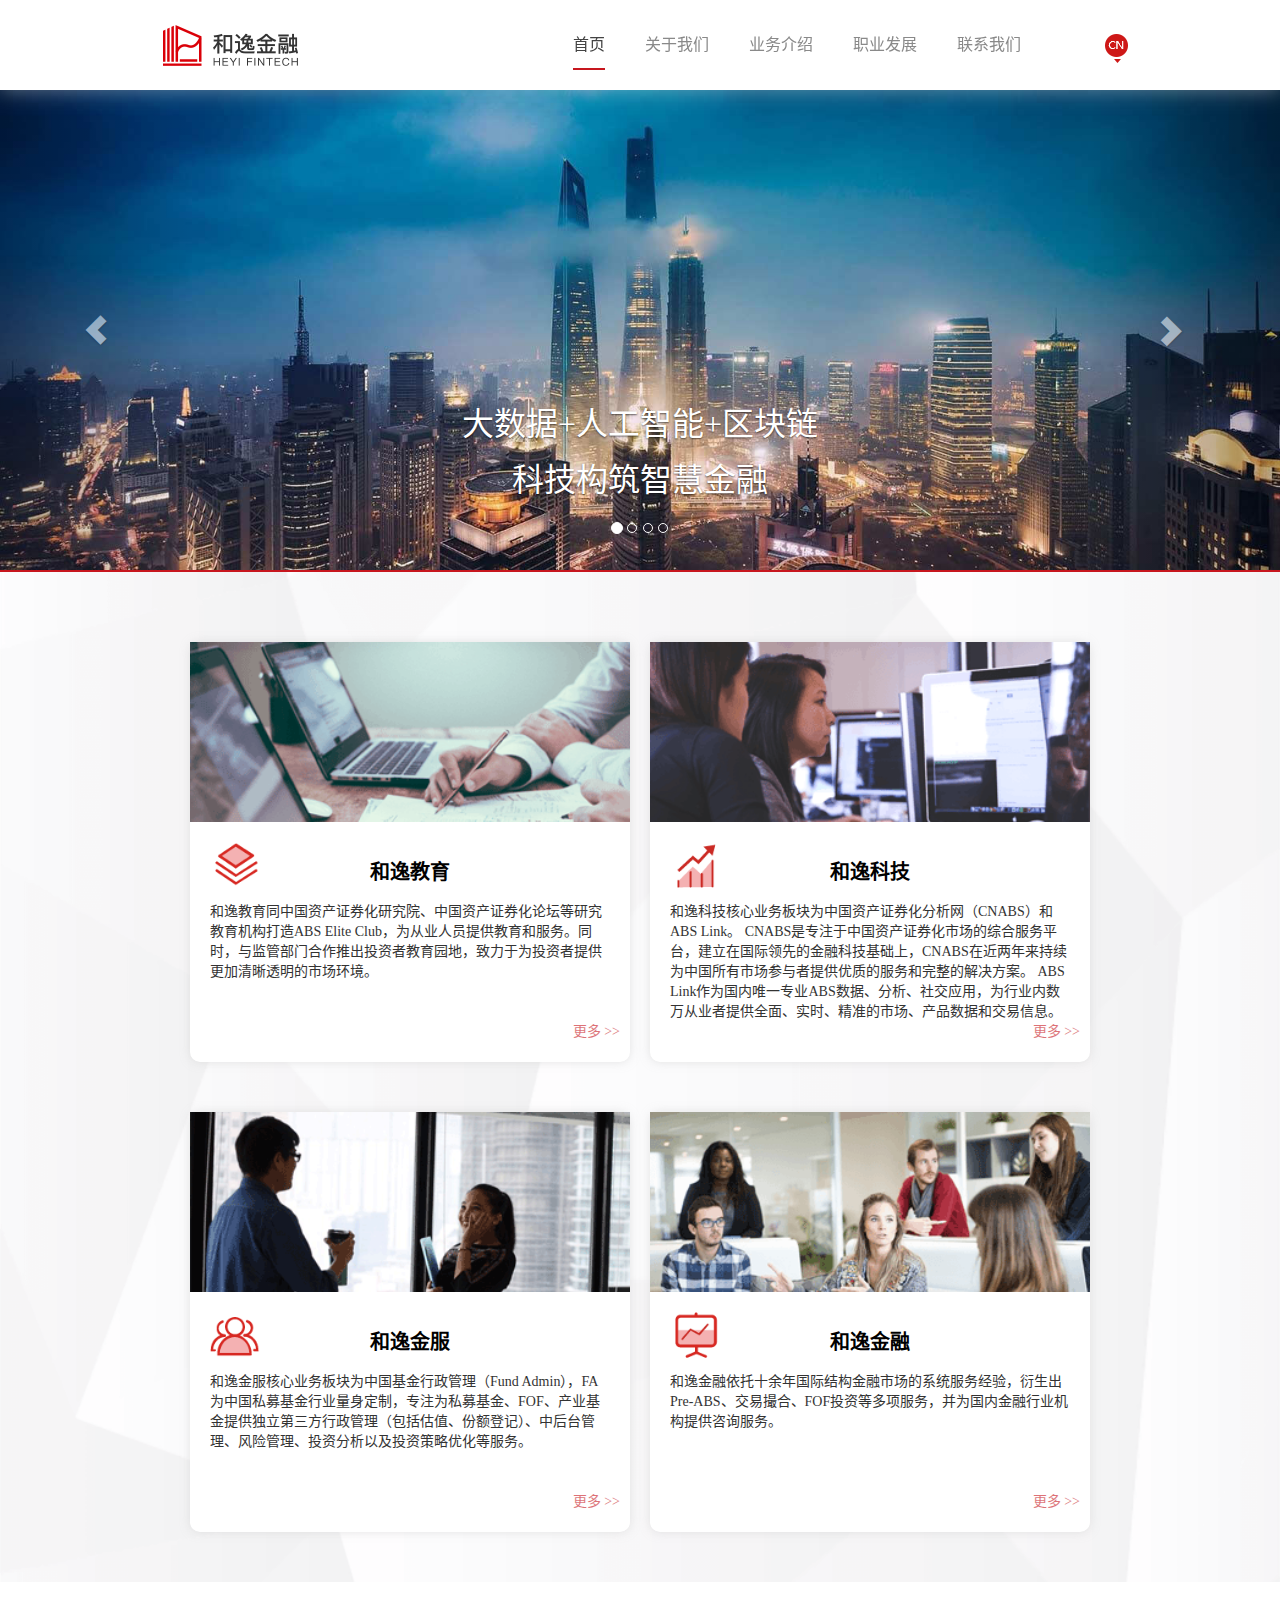
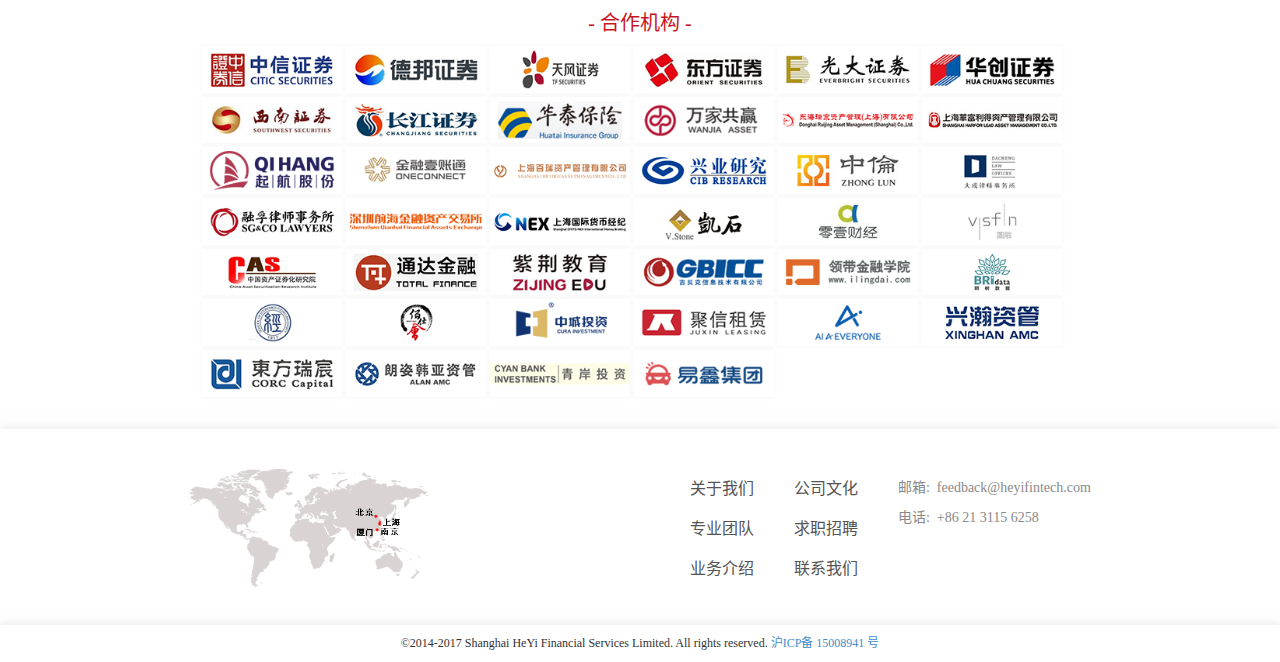
<file: index.html>
<!DOCTYPE html>
<html lang="zh-CN">
  <head>
    <meta charset="utf-8">
    <meta http-equiv="X-UA-Compatible" content="IE=edge">
    <meta name="viewport" content="width=device-width, initial-scale=1">
    <meta name="description" content="和逸金融，是以科技金融为主导的公司，主要业务板块包括中国资产证券化、基金服务、金融科技以及辅助这三大业务板块成立的中国资产证券化研究院。" />
    <meta name="keywords" content="和逸,科技,牌照,金融" />
    <meta name="author" content="HeYi"> 
    <title>上海和逸金融信息服务有限公司-首页</title>
    <!-- 框架 -->
    <link href="css/bootstrap.min.css" rel="stylesheet">
    <!-- 样式清理 -->
    <link href="css/normalize.css" rel="stylesheet">
    <!-- 通用页面样式 -->
    <link href="css/main.css" rel="stylesheet">
    <!-- 首页样式 -->
    <link href="css/index.css" rel="stylesheet">
    <!-- HTML5兼容性处理 -->
    <!-- Respond.js响应式设计>
    <!--[if lt IE 9]>
      <script src="https://oss.maxcdn.com/html5shiv/3.7.3/html5shiv.min.js"></script>
      <script src="https://oss.maxcdn.com/respond/1.4.2/respond.min.js"></script>
    <![endif]-->
    <!-- Favicons网站图标 -->
    <link rel="shortcut icon" href="img/favicon.ico"/>
    <link rel="bookmark" href="img/favicon.ico" type="image/x-icon"/>
  </head>
  <body>
    <!-- 移动端导航 -->
    <div class="mask"></div>
    <div class="sidebar">
      <ul>
        <li><a href="index.html">首页</a></li>
        <li><a href="aboutus.html">关于我们</a></li>
        <li><a href="team.html">专业团队</a></li>
        <li><a href="lilun.html">理论</a></li>
		<li><a href="adviser.html">专业顾问</a></li>
        <li><a href="culture.html">公司文化</a></li>
        <li><a href="job.html">求职招聘</a></li>
        <li><a href="contactus.html">联系我们</a></li>
        <li><a href="product.html">资产证券化</a></li>
        <li><a href="product-2.html">基金服务</a></li>
        <li><a href="product-3.html">金融科技</a></li>
      </ul>
    </div>
    <!-- header顶部导航 -->
    <header>
      <div class="header-container">
        <div class="nav-box">
          <!-- logo -->
          <div class="nav-left">
            <a id="logo_top" href="#"></a>
          </div>
          <!-- memu选项 -->
          <div class="nav-mid">
            <div id="lang">
              <a href="#"></a>
            </div>
            <ul class="navbar-nav">
              <li><a class="active" href="index.html">首页</a></li>
              <li><a class="" href="aboutus.html">关于我们</a></li>
              <li><a class="" href="product.html">业务介绍</a></li>
              <li><a class="" href="culture.html">职业发展</a></li>
              <li><a class="" href="contactus.html">联系我们</a></li>
            </ul>            
          </div>
          <!-- 响应式菜单 -->
          <div class="nav-mobile-menu">
              <span class="sidebar_trigger"></span>
          </div>
        </div>
      </div>
    </header>
    <!-- banner轮播组件 -->
    <div class="banner">
      <div id="carousel-example-generic" class="carousel slide" data-ride="carousel" data-interval="5000">
        <!-- 序号组件 -->
        <ol class="carousel-indicators">
          <li data-target="#carousel-example-generic" data-slide-to="0" class="active"></li>
          <li data-target="#carousel-example-generic" data-slide-to="1"></li>
          <li data-target="#carousel-example-generic" data-slide-to="2"></li>
		      <li data-target="#carousel-example-generic" data-slide-to="3"></li>
        </ol>
        <!-- 图片组件 -->
        <div class="carousel-inner" role="listbox">
          <div class="item active">
            <img src="img/Shanghai.jpg" alt="1 slide">
            <div class="carousel-caption">
              <h1>大数据+人工智能+区块链</h1>
              <h1>科技构筑智慧金融</h1>
            </div>
          </div>
          <div class="item">
            <img src="img/Newyork.jpg" alt="2 slide">
            <div class="carousel-caption">
              <h1>科技+平台+服务</h1>
              <h1>全面打造资产证券化生态圈</h1>
            </div>
          </div>
          <div class="item">
            <img src="img/Tokyo.jpg" alt="3 slide">
            <div class="carousel-caption">
              <h1>安全+合规+高效</h1>
              <h1>专业服务基金行政管理</h1>
            </div>
          </div>
		      <div class="item">
            <img src="img/landscape.jpg" alt="4 slide">
            <div class="carousel-caption">
              <h1>发行+投资+咨询</h1>
              <h1>多维开展创新金融业务</h1>
            </div>
          </div>
        </div>
        <!-- 进退按钮 -->
        <a class="left carousel-control" href="#carousel-example-generic" role="button" data-slide="prev">
          <span class="glyphicon glyphicon-chevron-left" aria-hidden="true"></span>
          <span class="sr-only">Previous</span>
        </a>
        <a class="right carousel-control" href="#carousel-example-generic" role="button" data-slide="next">
          <span class="glyphicon glyphicon-chevron-right" aria-hidden="true"></span>
          <span class="sr-only">Next</span>
        </a>
      </div>
    </div>
    <!-- feature1内容 -->
    <div class="feature clearfix">
        <div class="feature-content">
            <div class="feature-image"">
                <a href="product.html"><img src="img/project-image.png" alt="和逸教育"></a>
            </div>
            <div class="feature-text">
                <div class="feature-text-top">
                    <span class="feature-icon-project"></span>
                    <a class="feature-title">和逸教育</a>
                </div>
                <p>和逸教育同中国资产证券化研究院、中国资产证券化论坛等研究教育机构打造ABS Elite Club，为从业人员提供教育和服务。同时，与监管部门合作推出投资者教育园地，致力于为投资者提供更加清晰透明的市场环境。</p>                             
            </div>
            <a class="feature-more" href="product.html">更多 >></a>
        </div>
        <div class="feature-content">
            <div class="feature-image"">
                <a href="product-2.html"><img src="img/team-image.png" alt="和逸科技"></a>
            </div>
            <div class="feature-text">
                <div class="feature-text-top">
                    <span class="feature-icon-team"></span>
                    <a class="feature-title">和逸科技</a>
                </div>
                <p>和逸科技核心业务板块为中国资产证券化分析网（CNABS）和ABS Link。
                  CNABS是专注于中国资产证券化市场的综合服务平台，建立在国际领先的金融科技基础上，CNABS在近两年来持续为中国所有市场参与者提供优质的服务和完整的解决方案。
                  ABS Link作为国内唯一专业ABS数据、分析、社交应用，为行业内数万从业者提供全面、实时、精准的市场、产品数据和交易信息。</p>
            </div>
            <a class="feature-more" href="product-2.html">更多 >></a> 
        </div>
    </div>
    <!-- feature2内容 -->
    <div class="feature clearfix">
      <div class="feature-content">
          <div class="feature-image"">
              <a href="product-3.html"><img src="img/dev-image.png" alt="和逸金服"></a>
          </div>
          <div class="feature-text">
              <div class="feature-text-top">
                  <span class="feature-icon-dev"></span>
                  <a class="feature-title">和逸金服</a>
              </div>
              <p>和逸金服核心业务板块为中国基金行政管理（Fund Admin），FA为中国私募基金行业量身定制，专注为私募基金、FOF、产业基金提供独立第三方行政管理（包括估值、份额登记）、中后台管理、风险管理、投资分析以及投资策略优化等服务。</p>
          </div>
          <a class="feature-more" href="product-3.html">更多 >></a>
      </div>
      <div class="feature-content">
          <div class="feature-image"">
              <a href="product-3.html"><img src="img/job-image.png" alt="和逸金融"></a>
          </div>
          <div class="feature-text">
              <div class="feature-text-top">
                  <span class="feature-icon-job"></span>
                  <a class="feature-title">和逸金融</a>
              </div>
              <p>和逸金融依托十余年国际结构金融市场的系统服务经验，衍生出Pre-ABS、交易撮合、FOF投资等多项服务，并为国内金融行业机构提供咨询服务。</p>
          </div>
          <a class="feature-more" href="product-3.html">更多 >></a>
      </div>
    </div>
  	<!-- 合作机构专区 -->
    <!-- <div class="org-container">
      <h3 style="text-align: center;font-size: 20px;">- 合作机构 -</h3>
      <div class="org-group" class="banner">
        <div id="carousel-example-generic2" class="carousel slide" data-ride="carousel" data-interval="3000">
          <ol class="carousel-indicators">
            <li data-target="#carousel-example-generic2" data-slide-to="0" class="active"></li>
            <li data-target="#carousel-example-generic2" data-slide-to="1"></li>
            <li data-target="#carousel-example-generic2" data-slide-to="2"></li>
          </ol>
          <div class="carousel-inner" role="listbox">
            <div class="item active">
              <img src="img/logo-g1.png" alt="1 slide">
            </div>
            <div class="item">
              <img src="img/logo-g2.png" alt="2 slide">
            </div>
            <div class="item">
              <img src="img/logo-g3.png" alt="3 slide">
            </div>
          </div>
          <a class="left carousel-control" href="#carousel-example-generic2" role="button" data-slide="prev">
            <span class="sr-only">Previous</span>
          </a>
          <a class="right carousel-control" href="#carousel-example-generic2" role="button" data-slide="next">
            <span class="sr-only">Next</span>
          </a>
        </div>
      </div>
    </div> -->
    <!-- 合作机构专区-2 -->
    <div id="org2" class="org-container">
      <h3 style="text-align: center;font-size: 20px;color:#c7161e">- 合作机构 -</h3>
      <div class="org-container-wap">
          <!-- 动态插入img图片 -->
      </div>
      <br>
    </div>
    <!-- footer页面底部 -->
    <footer>
       <div class="footer-box clearfix">
          <div class="footer-left">
              <span class="globle"></span>
          </div>
          <div class="footer-right">
            <div class="footer-laber">
              <ul> 
                <li><a href="aboutus.html">关于我们</a></li>
                <li><a href="team.html">专业团队</a></li>
                <li><a href="product.html">业务介绍</a></li>
              </ul>
              <ul>
                <li><a href="culture.html">公司文化</a></li>          
                <li><a href="job.html">求职招聘</a></li>
                <li><a href="contactus.html">联系我们</a></li>
              </ul>                        
              <ul>        
                <li class="footer-contact">邮箱:&nbsp feedback@heyifintech.com</li>
                <li class="footer-contact">电话:&nbsp +86 21 3115 6258</li>
              </ul>
            </div>
          </div>
        </div>
    </footer>
    <!-- 版权信息 -->
    <div class="container copy">
      <div class="row">
          <div class="col-md-12 text-center">
              <p class="copyright">©2014-2017 Shanghai HeYi Financial Services Limited. All rights reserved. <a href="http://www.miitbeian.gov.cn">沪ICP备 15008941 号</a> </p>
          </div>
      </div>
    </div>
    <!-- 返回顶部按钮 -->
    <button class="back-to-top" style="display: none;"></button>
    <!-- 框架库加载 -->
    <script src="js/jquery.min.js"></script>
    <script src="js/bootstrap.min.js"></script>
    <!-- 脚本加载 -->
    <script src="js/main.js"></script>
  </body>
</html>
</file>
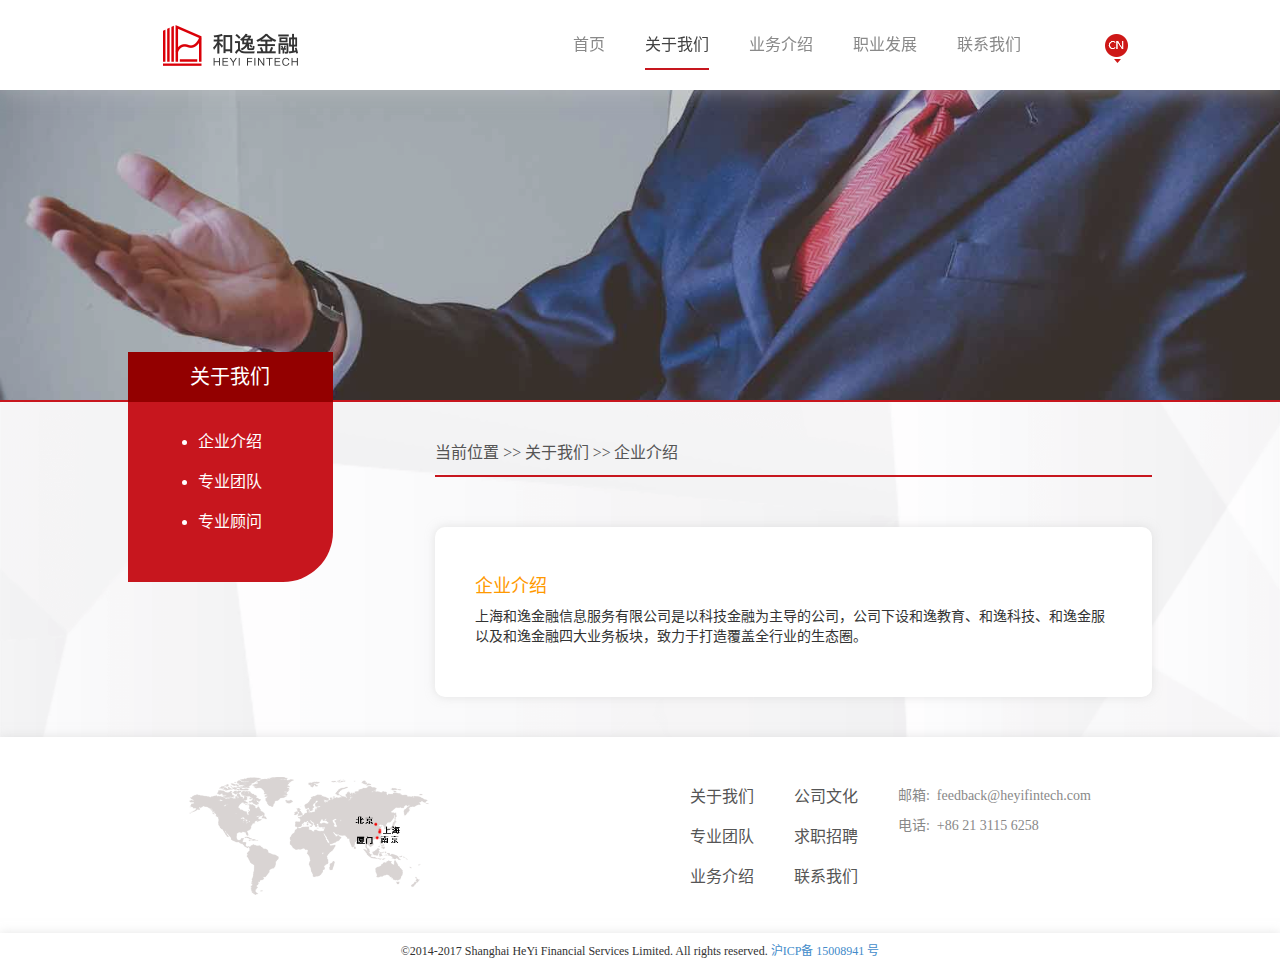
<file: AboutUs.html>
<!DOCTYPE html>
<html lang="zh-CN">
  <head>
    <meta charset="utf-8">
    <meta http-equiv="X-UA-Compatible" content="IE=edge">
    <meta name="viewport" content="width=device-width, initial-scale=1">
    <meta name="description" content="和逸金融，是以科技金融为主导的公司，主要业务板块包括中国资产证券化、基金服务、金融科技以及辅助这三大业务板块成立的中国资产证券化研究院。" />
    <meta name="keywords" content="和逸,科技,牌照,金融" />
    <meta name="author" content="HeYi">
    <title>上海和逸金融信息服务有限公司-关于我们</title>
    <!-- 框架 -->
    <link href="css/bootstrap.min.css" rel="stylesheet">
    <!-- 样式清理 -->
    <link href="css/normalize.css" rel="stylesheet">
    <!-- 通用页面样式 -->
    <link href="css/main.css" rel="stylesheet">
    <link href="css/page.css" rel="stylesheet">
    <!-- HTML5兼容性处理 -->
    <!-- Respond.js响应式设计>
    <!--[if lt IE 9]>
      <script src="https://oss.maxcdn.com/html5shiv/3.7.3/html5shiv.min.js"></script>
      <script src="https://oss.maxcdn.com/respond/1.4.2/respond.min.js"></script>
    <![endif]-->
    <!-- Favicons网站图标 -->
    <link rel="shortcut icon" href="img/favicon.ico"/>
    <link rel="bookmark" href="img/favicon.ico" type="image/x-icon"/>
  </head>
  <body>
    <!-- 移动端导航 -->
    <div class="mask"></div>
    <div class="sidebar">
      <ul>
        <li><a href="index.html">首页</a></li>
        <li><a href="aboutus.html">关于我们</a></li>
        <li><a href="team.html">专业团队</a></li>
		<li><a href="adviser.html">专业顾问</a></li>
        <li><a href="culture.html">公司文化</a></li>
        <li><a href="job.html">求职招聘</a></li>
        <li><a href="contactus.html">联系我们</a></li>
        <li><a href="product.html">资产证券化</a></li>
        <li><a href="product-2.html">基金服务</a></li>
        <li><a href="product-3.html">金融科技</a></li>
      </ul>
    </div>
    <div class="main-wrapper main-wrapper-1">
    <!-- header顶部导航 -->
    <header>
      <div class="header-container">
        <div class="nav-box">
          <!-- logo -->
          <div class="nav-left">
            <a id="logo_top" href="#"></a>
          </div>
          <!-- memu选项 -->
          <div class="nav-mid">
            <div id="lang">
              <a href="#"></a>
            </div>
            <ul class="navbar-nav">
              <li><a class="" href="index.html">首页</a></li>
              <li><a class="active" href="aboutus.html">关于我们</a></li>
              <li><a class="" href="product.html">业务介绍</a></li>
              <li><a class="" href="culture.html">职业发展</a></li>
              <li><a class="" href="contactus.html">联系我们</a></li>
            </ul>            
          </div>
          <!-- 响应式菜单 -->
          <div class="nav-mobile-menu">
              <span class="sidebar_trigger"></span>
          </div>
        </div>
      </div>
    </header>
    <!-- advert组件 -->
    <div class="advert">
       <h1></h1>
       <h2></h2>
    </div>
    </div>
    <!-- section -->
    <section>
    <div class="box clearfix">
      <div class="box-left">
        <div class="title">
          <h3>关于我们</h3>
        </div>
        <ul> 
          <li><a href="aboutus.html">企业介绍</a></li>
          <li><a href="team.html">专业团队</a></li>
		  <li><a href="adviser.html">专业顾问</a></li>
        </ul>
      </div>
      <div class="box-right">
        <div class="box-right-top">
          <ul>
            <li>当前位置&nbsp>></li>
            <li>关于我们&nbsp>></li>
            <li>企业介绍</li>
          </ul>
        </div>
        <div class="box-right-mid clearfix">
          <h4>企业介绍</h4>
          <p>上海和逸金融信息服务有限公司是以科技金融为主导的公司，公司下设和逸教育、和逸科技、和逸金服以及和逸金融四大业务板块，致力于打造覆盖全行业的生态圈。</br></p>
        </div>
      </div>
    </div>
    </section>
    <!-- tips特色组件 -->
<!--     <div class="feature-tips">SAFS</div> -->
    
    <!-- footer页面底部 -->
    <footer>
       <div class="footer-box clearfix">
          <div class="footer-left">
              <span class="globle"></span>
          </div>
          <div class="footer-right">
            <div class="footer-laber">
              <ul> 
                <li><a href="aboutus.html">关于我们</a></li>
                <li><a href="team.html">专业团队</a></li>
                <li><a href="product.html">业务介绍</a></li>
              </ul>
              <ul>
                <li><a href="culture.html">公司文化</a></li>          
                <li><a href="job.html">求职招聘</a></li>
                <li><a href="contactus.html">联系我们</a></li>
              </ul>                        
              <ul>        
                <li class="footer-contact">邮箱:&nbsp feedback@heyifintech.com</li>
                <li class="footer-contact">电话:&nbsp +86 21 3115 6258</li>
              </ul>
            </div>
          </div>
        </div>
    </footer>
    <!-- 版权信息 -->
    <div class="container copy">
      <div class="row">
          <div class="col-md-12 text-center">
              <p class="copyright">©2014-2017 Shanghai HeYi Financial Services Limited. All rights reserved. <a href="http://www.miitbeian.gov.cn">沪ICP备 15008941 号</a> </p>
          </div>
      </div>
    </div>  
    <!-- 返回顶部按钮 -->
    <button class="back-to-top" style="display: none;"></button>
    <!-- 框架库加载 -->
    <script src="js/jquery.min.js"></script>
    <!-- 脚本加载 -->
    <script src="js/main.js"></script>
  </body>
</html>
</file>
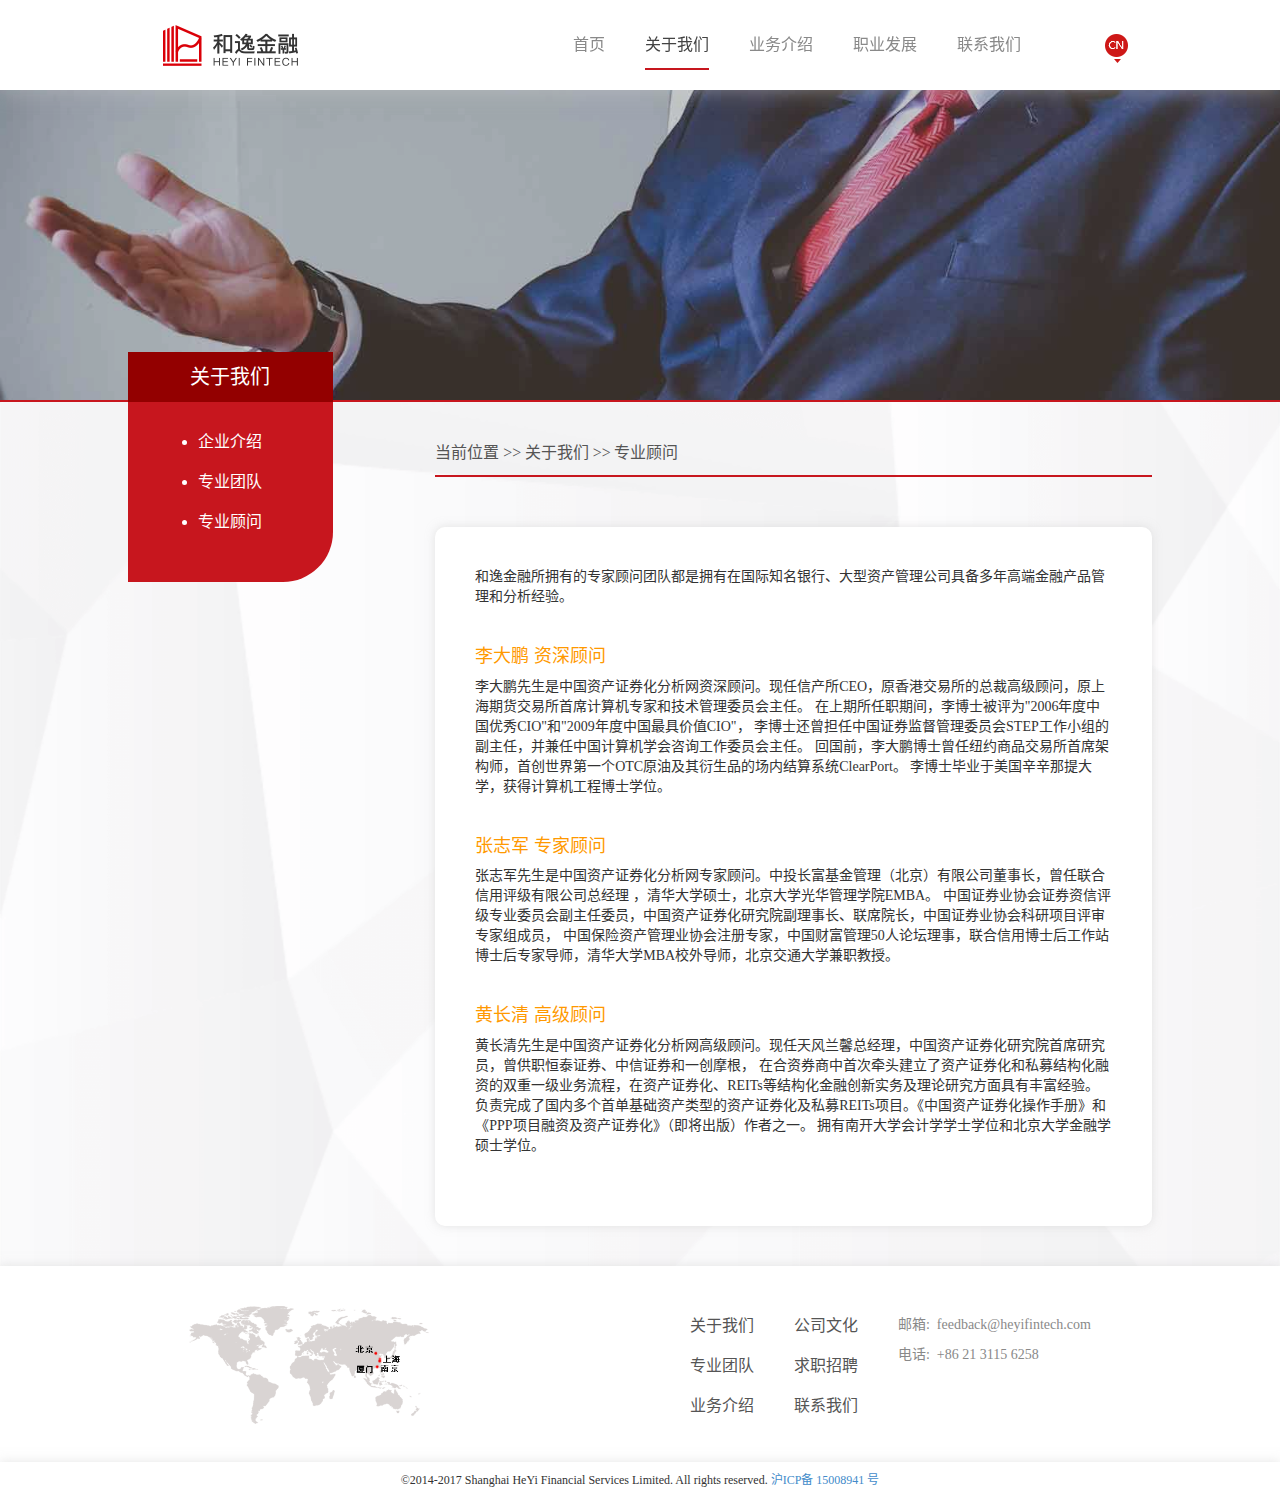
<file: adviser.html>
<!DOCTYPE html>
<html lang="zh-CN">
  <head>
    <meta charset="utf-8">
    <meta http-equiv="X-UA-Compatible" content="IE=edge">
    <meta name="viewport" content="width=device-width, initial-scale=1">
    <meta name="description" content="和逸金融，是以科技金融为主导的公司，主要业务板块包括中国资产证券化、基金服务、股权投资系统以及辅助这三大业务板块成立的中国资产证券化研究院。" />
    <meta name="keywords" content="和逸,科技,牌照,金融" />
    <meta name="author" content="HeYi"> 
    <title>上海和逸金融信息服务有限公司-专业顾问</title>
    <!-- 框架 -->
    <link href="css/bootstrap.min.css" rel="stylesheet">
    <!-- 样式清理 -->
    <link href="css/normalize.css" rel="stylesheet">
    <!-- 通用页面样式 -->
    <link href="css/main.css" rel="stylesheet">
    <link href="css/page.css" rel="stylesheet">
    <!-- HTML5兼容性处理 -->
    <!-- Respond.js响应式设计>
    <!--[if lt IE 9]>
      <script src="https://oss.maxcdn.com/html5shiv/3.7.3/html5shiv.min.js"></script>
      <script src="https://oss.maxcdn.com/respond/1.4.2/respond.min.js"></script>
    <![endif]-->
    <!-- Favicons网站图标 -->
    <link rel="shortcut icon" href="img/favicon.ico"/>
    <link rel="bookmark" href="img/favicon.ico" type="image/x-icon"/>
  </head>
  <body>
    <!-- 移动端导航 -->
    <div class="mask"></div>
    <div class="sidebar">
      <ul>
        <li><a href="index.html">首页</a></li>
        <li><a href="aboutus.html">关于我们</a></li>
        <li><a href="team.html">专业团队</a></li>
		    <li><a href="adviser.html">专业顾问</a></li>
        <li><a href="culture.html">公司文化</a></li>
        <li><a href="job.html">求职招聘</a></li>
        <li><a href="contactus.html">联系我们</a></li>
        <li><a href="product.html">中国资产证券化分析网</a></li>
        <li><a href="product-2.html">中国基金行政管理系统</a></li>
        <li><a href="product-3.html">股权投资管理系统</a></li>
      </ul>
    </div>
    <div class="main-wrapper main-wrapper-1">
    <!-- header顶部导航 -->
    <header>
      <div class="header-container">
        <div class="nav-box">
          <!-- logo -->
          <div class="nav-left">
            <a id="logo_top" href="#"></a>
          </div>
          <!-- memu选项 -->
          <div class="nav-mid">
            <div id="lang">
              <a href="#"></a>
            </div>
            <ul class="navbar-nav">
              <li><a class="" href="index.html">首页</a></li>
              <li><a class="active" href="aboutus.html">关于我们</a></li>
              <li><a class="" href="product.html">业务介绍</a></li>
              <li><a class="" href="culture.html">职业发展</a></li>
              <li><a class="" href="contactus.html">联系我们</a></li>
            </ul>            
          </div>
          <!-- 响应式菜单 -->
          <div class="nav-mobile-menu">
              <span class="sidebar_trigger"></span>
          </div>
        </div>
      </div>
    </header>
    <!-- advert组件 -->
    <div class="advert">
       <h1></h1>
       <h2></h2>
    </div>
    </div>
    <!-- section -->
    <section>
    <div class="box clearfix">
      <div class="box-left">
        <div class="title">
          <h3>关于我们</h3>
        </div>
        <ul> 
          <li><a href="aboutus.html">企业介绍</a></li>
          <li><a href="team.html">专业团队</a></li>
		  <li><a href="adviser.html">专业顾问</a></li>
        </ul>
      </div>
      <div class="box-right">
        <div class="box-right-top">
          <ul>
            <li>当前位置&nbsp>></li>
            <li>关于我们&nbsp>></li>
			<li>专业顾问</li>
          </ul>
        </div>
        <div class="box-right-mid">
          <p>和逸金融所拥有的专家顾问团队都是拥有在国际知名银行、大型资产管理公司具备多年高端金融产品管理和分析经验。</p>
          <br>
		  <!-- 第1段 -->
          <h4>李大鹏&nbsp资深顾问</h4>
          <p>李大鹏先生是中国资产证券化分析网资深顾问。现任信产所CEO，原香港交易所的总裁高级顾问，原上海期货交易所首席计算机专家和技术管理委员会主任。 在上期所任职期间，李博士被评为"2006年度中国优秀CIO"和"2009年度中国最具价值CIO"， 李博士还曾担任中国证券监督管理委员会STEP工作小组的副主任，并兼任中国计算机学会咨询工作委员会主任。 回国前，李大鹏博士曾任纽约商品交易所首席架构师，首创世界第一个OTC原油及其衍生品的场内结算系统ClearPort。 李博士毕业于美国辛辛那提大学，获得计算机工程博士学位。</p> 		  
          <br>
		  <!-- 第2段 -->
          <h4>张志军&nbsp专家顾问</h4>
          <p>张志军先生是中国资产证券化分析网专家顾问。中投长富基金管理（北京）有限公司董事长，曾任联合信用评级有限公司总经理 ，清华大学硕士，北京大学光华管理学院EMBA。 中国证券业协会证券资信评级专业委员会副主任委员，中国资产证券化研究院副理事长、联席院长，中国证券业协会科研项目评审专家组成员， 中国保险资产管理业协会注册专家，中国财富管理50人论坛理事，联合信用博士后工作站博士后专家导师，清华大学MBA校外导师，北京交通大学兼职教授。</p> 		  
          <br>
		  <!-- 第3段 -->
          <h4>黄长清&nbsp高级顾问</h4>
          <p>黄长清先生是中国资产证券化分析网高级顾问。现任天风兰馨总经理，中国资产证券化研究院首席研究员，曾供职恒泰证券、中信证券和一创摩根， 在合资券商中首次牵头建立了资产证券化和私募结构化融资的双重一级业务流程，在资产证券化、REITs等结构化金融创新实务及理论研究方面具有丰富经验。 负责完成了国内多个首单基础资产类型的资产证券化及私募REITs项目。《中国资产证券化操作手册》和《PPP项目融资及资产证券化》（即将出版）作者之一。 拥有南开大学会计学学士学位和北京大学金融学硕士学位。</p> 		  
          <br>
        </div>
      </div>
    </div>
    </section>
    <footer>
       <div class="footer-box clearfix">
          <div class="footer-left">
              <span class="globle"></span>
          </div>
          <div class="footer-right">
            <div class="footer-laber">
              <ul> 
                <li><a href="aboutus.html">关于我们</a></li>
                <li><a href="team.html">专业团队</a></li>
                <li><a href="product.html">业务介绍</a></li>
              </ul>
              <ul>
                <li><a href="culture.html">公司文化</a></li>          
                <li><a href="job.html">求职招聘</a></li>
                <li><a href="contactus.html">联系我们</a></li>
              </ul>                        
              <ul>        
                <li class="footer-contact">邮箱:&nbsp feedback@heyifintech.com</li>
                <li class="footer-contact">电话:&nbsp +86 21 3115 6258</li>
              </ul>
            </div>
          </div>
        </div>
    </footer>
    <!-- 版权信息 -->
    <div class="container copy">
      <div class="row">
          <div class="col-md-12 text-center">
              <p class="copyright">©2014-2017 Shanghai HeYi Financial Services Limited. All rights reserved. <a href="http://www.miitbeian.gov.cn">沪ICP备 15008941 号</a> </p>
          </div>
      </div>
    </div>
    <!-- 返回顶部按钮 -->
    <button class="back-to-top" style="display: none;"></button>
    <!-- 框架库加载 -->
    <script src="js/jquery.min.js"></script>
    <!-- 脚本加载 -->
    <script src="js/main.js"></script>
  </body>
</html>
</file>
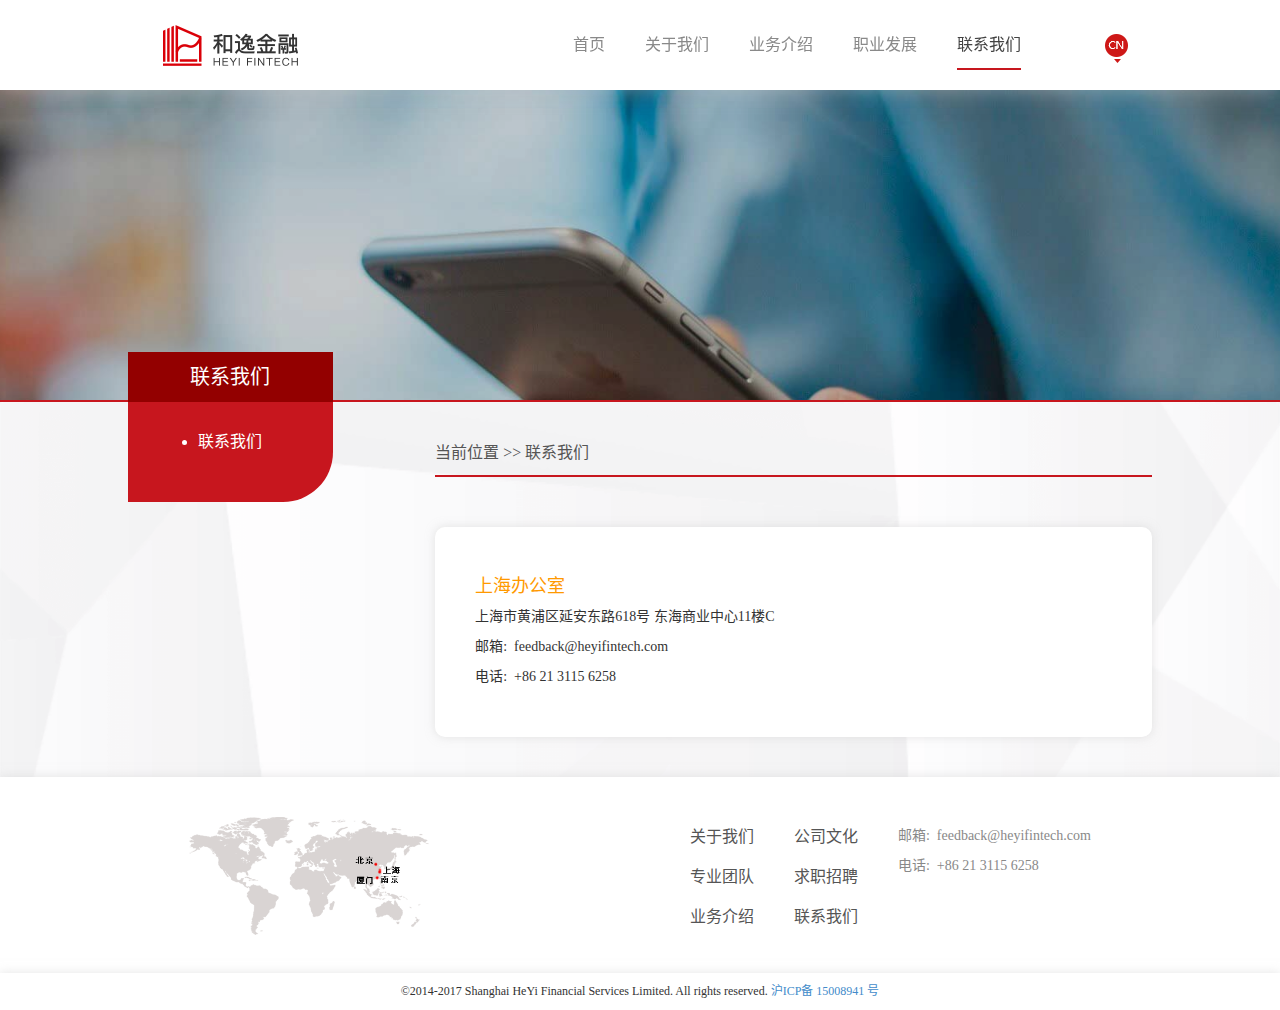
<file: contactus.html>
<!DOCTYPE html>
<html lang="zh-CN">
  <head>
    <meta charset="utf-8">
    <meta http-equiv="X-UA-Compatible" content="IE=edge">
    <meta name="viewport" content="width=device-width, initial-scale=1">
    <meta name="description" content="和逸金融，是以科技金融为主导的公司，主要业务板块包括中国资产证券化、基金服务、金融科技以及辅助这三大业务板块成立的中国资产证券化研究院。" />
    <meta name="keywords" content="和逸,科技,牌照,金融" />
    <meta name="author" content="HeYi">
    <title>上海和逸金融信息服务有限公司-联系我们</title>
    <!-- 框架 -->
    <link href="css/bootstrap.min.css" rel="stylesheet">
    <!-- 样式清理 -->
    <link href="css/normalize.css" rel="stylesheet">
    <!-- 通用页面样式 -->
    <link href="css/main.css" rel="stylesheet">
	<!-- 首页样式 -->
    <link href="css/page.css" rel="stylesheet">
    <!-- HTML5兼容性处理 -->
    <!-- Respond.js响应式设计>
    <!--[if lt IE 9]>
      <script src="https://oss.maxcdn.com/html5shiv/3.7.3/html5shiv.min.js"></script>
      <script src="https://oss.maxcdn.com/respond/1.4.2/respond.min.js"></script>
    <![endif]-->
    <!-- Favicons网站图标 -->
    <link rel="shortcut icon" href="img/favicon.ico"/>
    <link rel="bookmark" href="img/favicon.ico" type="image/x-icon"/>
  </head>
  <body>
    <!-- 移动端导航 -->
    <div class="mask"></div>
    <div class="sidebar">
      <ul>
        <li><a href="index.html">首页</a></li>
        <li><a href="aboutus.html">关于我们</a></li>
        <li><a href="team.html">专业团队</a></li>
		<li><a href="adviser.html">专业顾问</a></li>
        <li><a href="culture.html">公司文化</a></li>
        <li><a href="job.html">求职招聘</a></li>
        <li><a href="contactus.html">联系我们</a></li>
        <li><a href="product.html">资产证券化</a></li>
        <li><a href="product-2.html">基金服务</a></li>
        <li><a href="product-3.html">金融科技</a></li>
      </ul>
    </div>
    <div class="main-wrapper main-wrapper-4">
      <!-- header顶部导航 -->
      <header>
        <div class="header-container">
          <div class="nav-box">
            <!-- logo -->
            <div class="nav-left">
              <a id="logo_top" href="#"></a>
            </div>
            <!-- memu选项 -->
            <div class="nav-mid">
              <div id="lang">
                <a href="#"></a>
              </div>
              <ul class="navbar-nav">
                <li><a class="" href="index.html">首页</a></li>
                <li><a class="" href="aboutus.html">关于我们</a></li>
                <li><a class="" href="product.html">业务介绍</a></li>
                <li><a class="" href="culture.html">职业发展</a></li>
                <li><a class="active" href="contactus.html">联系我们</a></li>
              </ul>            
            </div>
            <!-- 响应式菜单 -->
            <div class="nav-mobile-menu">
                <span class="sidebar_trigger"></span>
            </div>
          </div>
        </div>
      </header>
      <!-- advert组件 -->
      <div class="advert">
         <h1></h1>
         <h2></h2>
      </div>
    </div>
    <!-- section -->
    <section>
    <div class="box clearfix">
      <div class="box-left">
        <div class="title">
          <h3>联系我们</h3>
        </div>
        <ul>  
          <li><a href="contactus.html">联系我们</a></li>
        </ul>
      </div>
      <div class="box-right">
        <div class="box-right-top">
          <ul>
            <li>当前位置&nbsp>></li>
            <li>联系我们</li>
          </ul>
        </div>
        <div class="box-right-mid clearfix">
            <div class="box-contact">
              <h4>上海办公室</h4>
              <p>上海市黄浦区延安东路618号 东海商业中心11楼C</p>
              <p>邮箱:&nbsp feedback@heyifintech.com</p>
              <p>电话:&nbsp +86 21 3115 6258</p>
            </div>
        </div>
      </div>
    </div>
    </section> 
    <!-- footer页面底部 -->
    <footer>
       <div class="footer-box clearfix">
          <div class="footer-left">
              <span class="globle"></span>
          </div>
          <div class="footer-right">
            <div class="footer-laber">
              <ul> 
                <li><a href="aboutus.html">关于我们</a></li>
                <li><a href="team.html">专业团队</a></li>
                <li><a href="product.html">业务介绍</a></li>
              </ul>
              <ul>
                <li><a href="culture.html">公司文化</a></li>          
                <li><a href="job.html">求职招聘</a></li>
                <li><a href="contactus.html">联系我们</a></li>
              </ul>                        
              <ul>        
               <li class="footer-contact">邮箱:&nbsp feedback@heyifintech.com</li>
                <li class="footer-contact">电话:&nbsp +86 21 3115 6258</li>
              </ul>
            </div>
          </div>
        </div>
    </footer>
    <!-- 版权信息 -->
    <div class="container copy">
      <div class="row">
          <div class="col-md-12 text-center">
              <p class="copyright">©2014-2017 Shanghai HeYi Financial Services Limited. All rights reserved. <a href="http://www.miitbeian.gov.cn">沪ICP备 15008941 号</a> </p>
          </div>
      </div>
    </div>
    <!-- 返回顶部按钮 -->
    <button class="back-to-top" style="display: none;"></button>
    <!-- 框架库加载 -->
    <script src="js/jquery.min.js"></script>
    <!-- 脚本加载 -->
    <script src="js/main.js"></script>    
  </body>
</html>
</file>
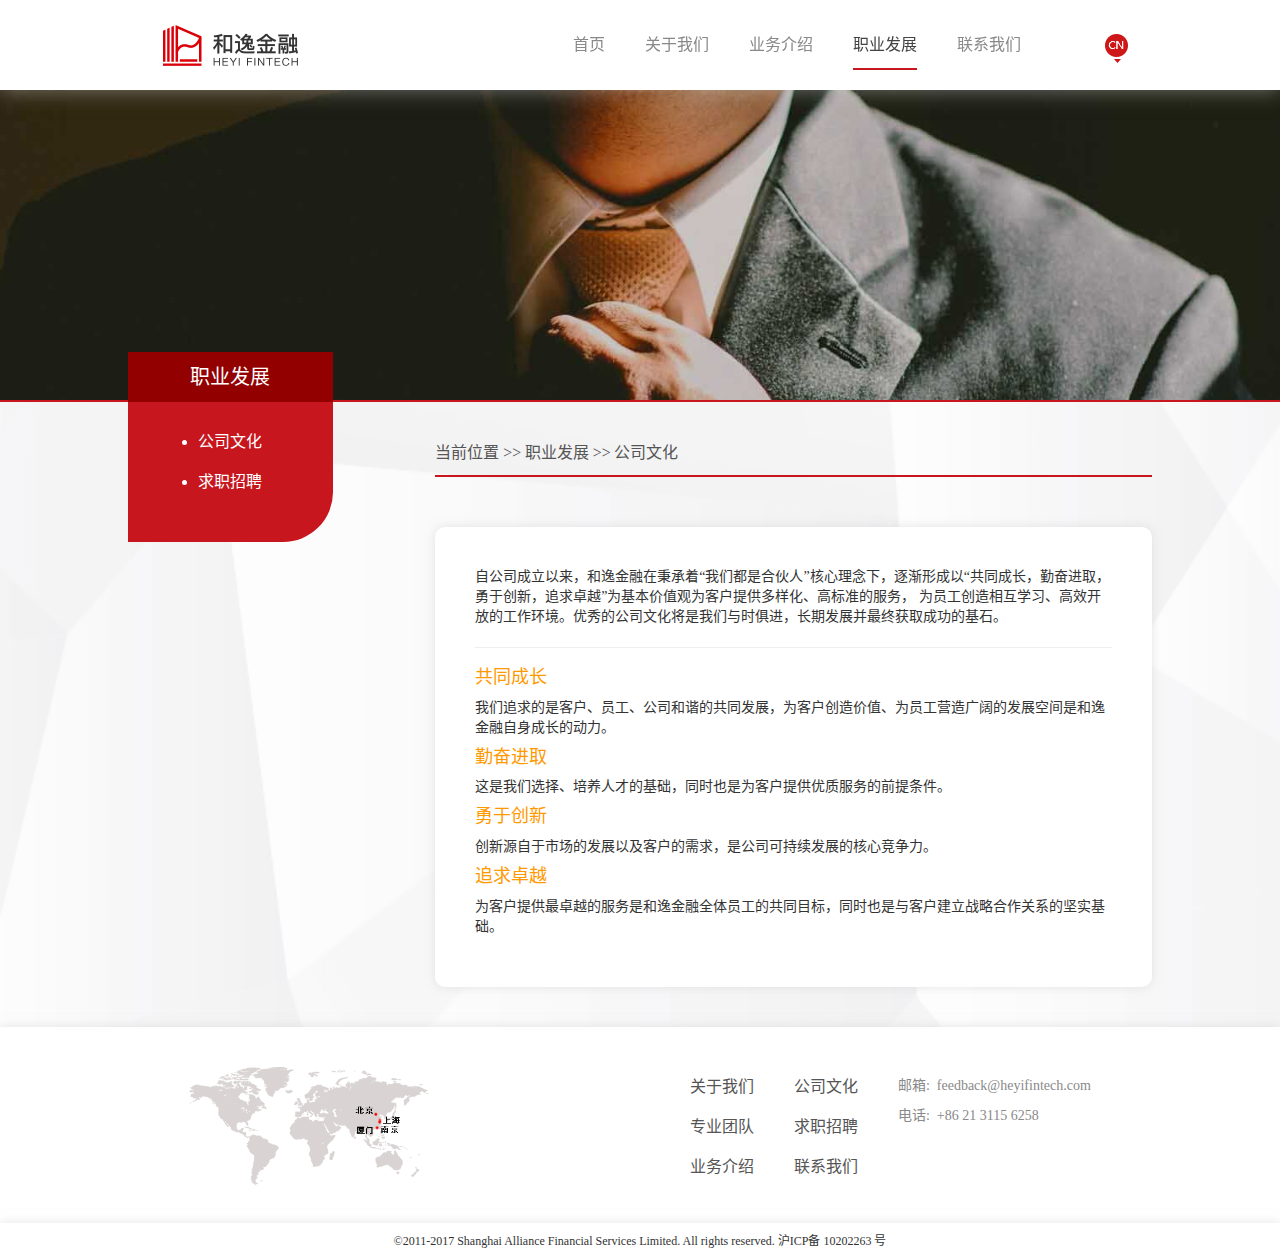
<file: culture.html>
<!DOCTYPE html>
<html lang="zh-CN">
  <head>
    <meta charset="utf-8">
    <meta http-equiv="X-UA-Compatible" content="IE=edge">
    <meta name="viewport" content="width=device-width, initial-scale=1">
    <meta name="description" content="和逸金融，是以科技金融为主导的公司，主要业务板块包括中国资产证券化、基金服务、金融科技以及辅助这三大业务板块成立的中国资产证券化研究院。" />
    <meta name="keywords" content="和逸,科技,牌照,金融" />
    <meta name="author" content="HeYi">
    <title>上海和逸金融信息服务有限公司-公司文化</title>
    <!-- 框架 -->
    <link href="css/bootstrap.min.css" rel="stylesheet">
    <!-- 样式清理 -->
    <link href="css/normalize.css" rel="stylesheet">
    <!-- 通用页面样式 -->
    <link href="css/main.css" rel="stylesheet">
    <link href="css/page.css" rel="stylesheet">
    <!-- HTML5兼容性处理 -->
    <!-- Respond.js响应式设计>
    <!--[if lt IE 9]>
      <script src="https://oss.maxcdn.com/html5shiv/3.7.3/html5shiv.min.js"></script>
      <script src="https://oss.maxcdn.com/respond/1.4.2/respond.min.js"></script>
    <![endif]-->
    <!-- Favicons网站图标 -->
    <link rel="shortcut icon" href="img/favicon.ico"/>
    <link rel="bookmark" href="img/favicon.ico" type="image/x-icon"/>
  </head>
  <body>
    <!-- 移动端导航 -->
    <div class="mask"></div>
    <div class="sidebar">
      <ul>
        <li><a href="index.html">首页</a></li>
        <li><a href="aboutus.html">关于我们</a></li>
        <li><a href="team.html">专业团队</a></li>
		<li><a href="adviser.html">专业顾问</a></li>
        <li><a href="culture.html">公司文化</a></li>
        <li><a href="job.html">求职招聘</a></li>
        <li><a href="contactus.html">联系我们</a></li>
        <li><a href="product.html">资产证券化</a></li>
        <li><a href="product-2.html">基金服务</a></li>
        <li><a href="product-3.html">金融科技</a></li>
      </ul>
    </div>
    <div class="main-wrapper main-wrapper-3">
    <!-- header顶部导航 -->
    <header>
      <div class="header-container">
        <div class="nav-box">
          <!-- logo -->
          <div class="nav-left">
            <a id="logo_top" href="#"></a>
          </div>
          <!-- memu选项 -->
          <div class="nav-mid">
            <div id="lang">
              <a href="#"></a>
            </div>
            <ul class="navbar-nav">
              <li><a class="" href="index.html">首页</a></li>
              <li><a class="" href="aboutus.html">关于我们</a></li>
              <li><a class="" href="product.html">业务介绍</a></li>
              <li><a class="active" href="culture.html">职业发展</a></li>
              <li><a class="" href="contactus.html">联系我们</a></li>
            </ul>            
          </div>
          <!-- 响应式菜单 -->
          <div class="nav-mobile-menu">
              <span class="sidebar_trigger"></span>
          </div>
        </div>
      </div>
    </header>
    <!-- advert组件 -->
    <div class="advert">
       <h1></h1>
       <h2></h2>
    </div>
    </div>
    <!-- section -->
    <section>
    <div class="box clearfix">
      <div class="box-left">
        <div class="title">
          <h3>职业发展</h3>
        </div>
        <ul>  
          <li><a href="culture.html">公司文化</a></li>
          <li><a href="job.html">求职招聘</a></li>
        </ul>
      </div>
      <div class="box-right">
        <div class="box-right-top">
          <ul>
            <li>当前位置&nbsp>></li>
            <li>职业发展&nbsp>></li>
            <li>公司文化</li>
          </ul>
        </div>
        <div class="box-right-mid">
            <!-- <div class="box-img">
              <span class="gswh"></span>
            </div>
            <hr> -->
            <p>自公司成立以来，和逸金融在秉承着“我们都是合伙人”核心理念下，逐渐形成以“共同成长，勤奋进取，勇于创新，追求卓越”为基本价值观为客户提供多样化、高标准的服务， 为员工创造相互学习、高效开放的工作环境。优秀的公司文化将是我们与时俱进，长期发展并最终获取成功的基石。</p>
            <hr>
            <!-- 第1段 -->
            <h4>共同成长</h4>
            <p>我们追求的是客户、员工、公司和谐的共同发展，为客户创造价值、为员工营造广阔的发展空间是和逸金融自身成长的动力。</p>
            <!-- 第2段 -->
            <h4>勤奋进取</h4>
            <p>这是我们选择、培养人才的基础，同时也是为客户提供优质服务的前提条件。</p>
            <!-- 第3段 -->
            <h4>勇于创新</h4>
            <p>创新源自于市场的发展以及客户的需求，是公司可持续发展的核心竞争力。</p>
            <!-- 第4段 -->
            <h4>追求卓越</h4>
            <p>为客户提供最卓越的服务是和逸金融全体员工的共同目标，同时也是与客户建立战略合作关系的坚实基础。</p>
        </div>
      </div>
    </div>
    </section>
    <!-- tips特色组件 -->
<!--     <div class="feature-tips">SAFS</div> -->
    
    <!-- footer页面底部 -->
    <footer>
       <div class="footer-box clearfix">
          <div class="footer-left">
              <span class="globle"></span>
          </div>
          <div class="footer-right">
            <div class="footer-laber">
              <ul> 
                <li><a href="aboutus.html">关于我们</a></li>
                <li><a href="team.html">专业团队</a></li>
                <li><a href="product.html">业务介绍</a></li>
              </ul>
              <ul>
                <li><a href="culture.html">公司文化</a></li>          
                <li><a href="job.html">求职招聘</a></li>
                <li><a href="contactus.html">联系我们</a></li>
              </ul>                        
              <ul>        
                <li class="footer-contact">邮箱:&nbsp feedback@heyifintech.com</li>
                <li class="footer-contact">电话:&nbsp +86 21 3115 6258</li>
              </ul>
            </div>
          </div>
        </div>
    </footer>
    <!-- 版权信息 -->
    <div class="container copy">
      <div class="row">
          <div class="col-md-12 text-center">
              <p class="copyright">©2011-2017 Shanghai Alliance Financial Services Limited. All rights reserved. 沪ICP备 10202263 号 </p>
          </div>
      </div>
    </div>
    <!-- 返回顶部按钮 -->
    <button class="back-to-top" style="display: none;"></button>
    <!-- 框架库加载 -->
    <script src="js/jquery.min.js"></script>
    <!-- 脚本加载 -->
    <script src="js/main.js"></script>
  </body>
</html>
</file>
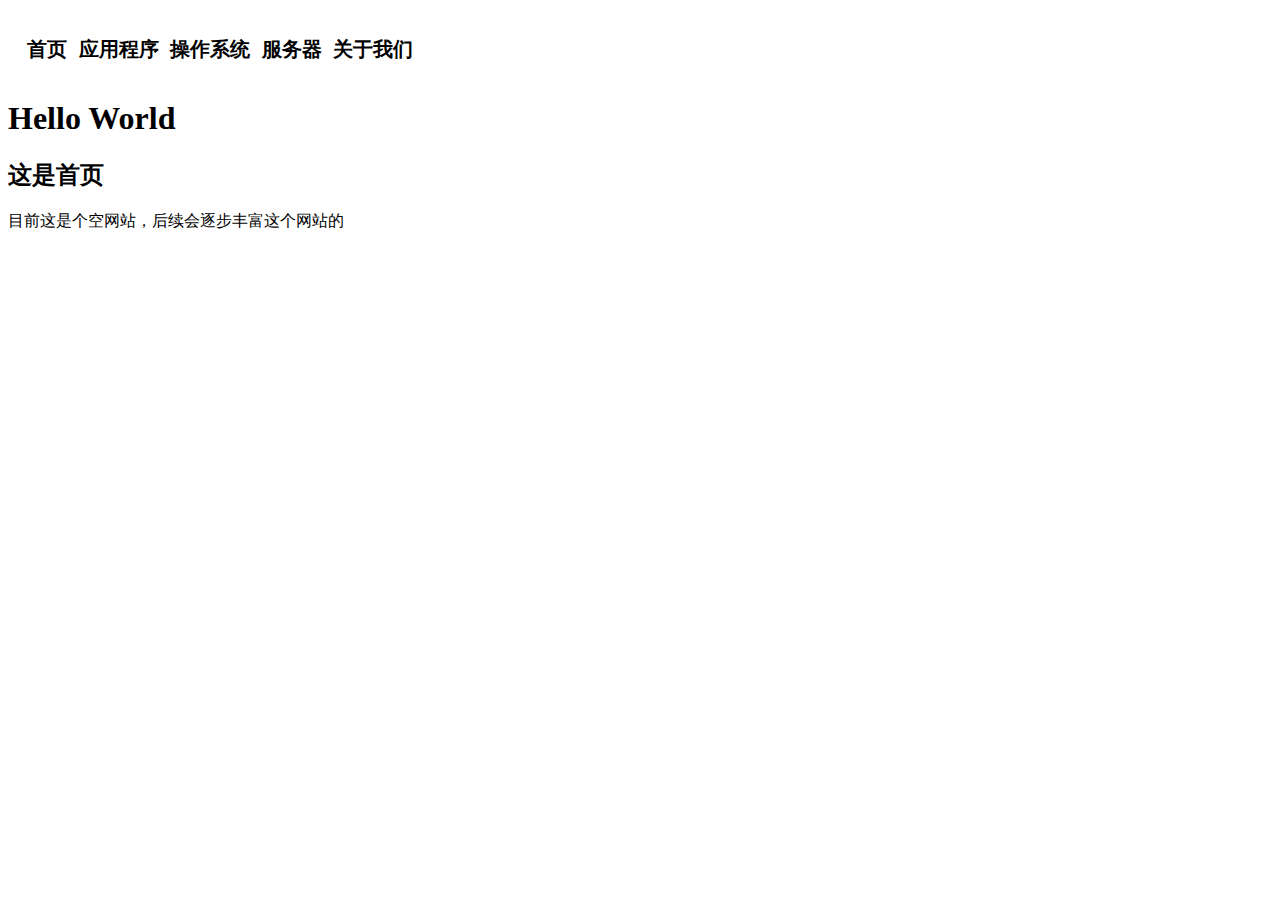
<file: HonePage.html>
<!doctype html>
<html>
<head>
<meta charset="utf-8">
<title>新月网</title>
<link rel="stylesheet" href="index.css">
</head>

<body>
	<header>
		<nav>
			<ul>
				<li><a href="#">首页</a></li>
				<li><a href="#">应用程序</a></li>
				<li><a href="#">操作系统</a></li>
				<li><a href="#">服务器</a></li>
				<li><a href="#">关于我们</a></li>
			</ul>
		</nav>
	</header>
	<h1>Hello World</h1>
	<h2>这是首页</h2>
	<p>目前这是个空网站，后续会逐步丰富这个网站的</p>
	
</body>
</html>
</file>
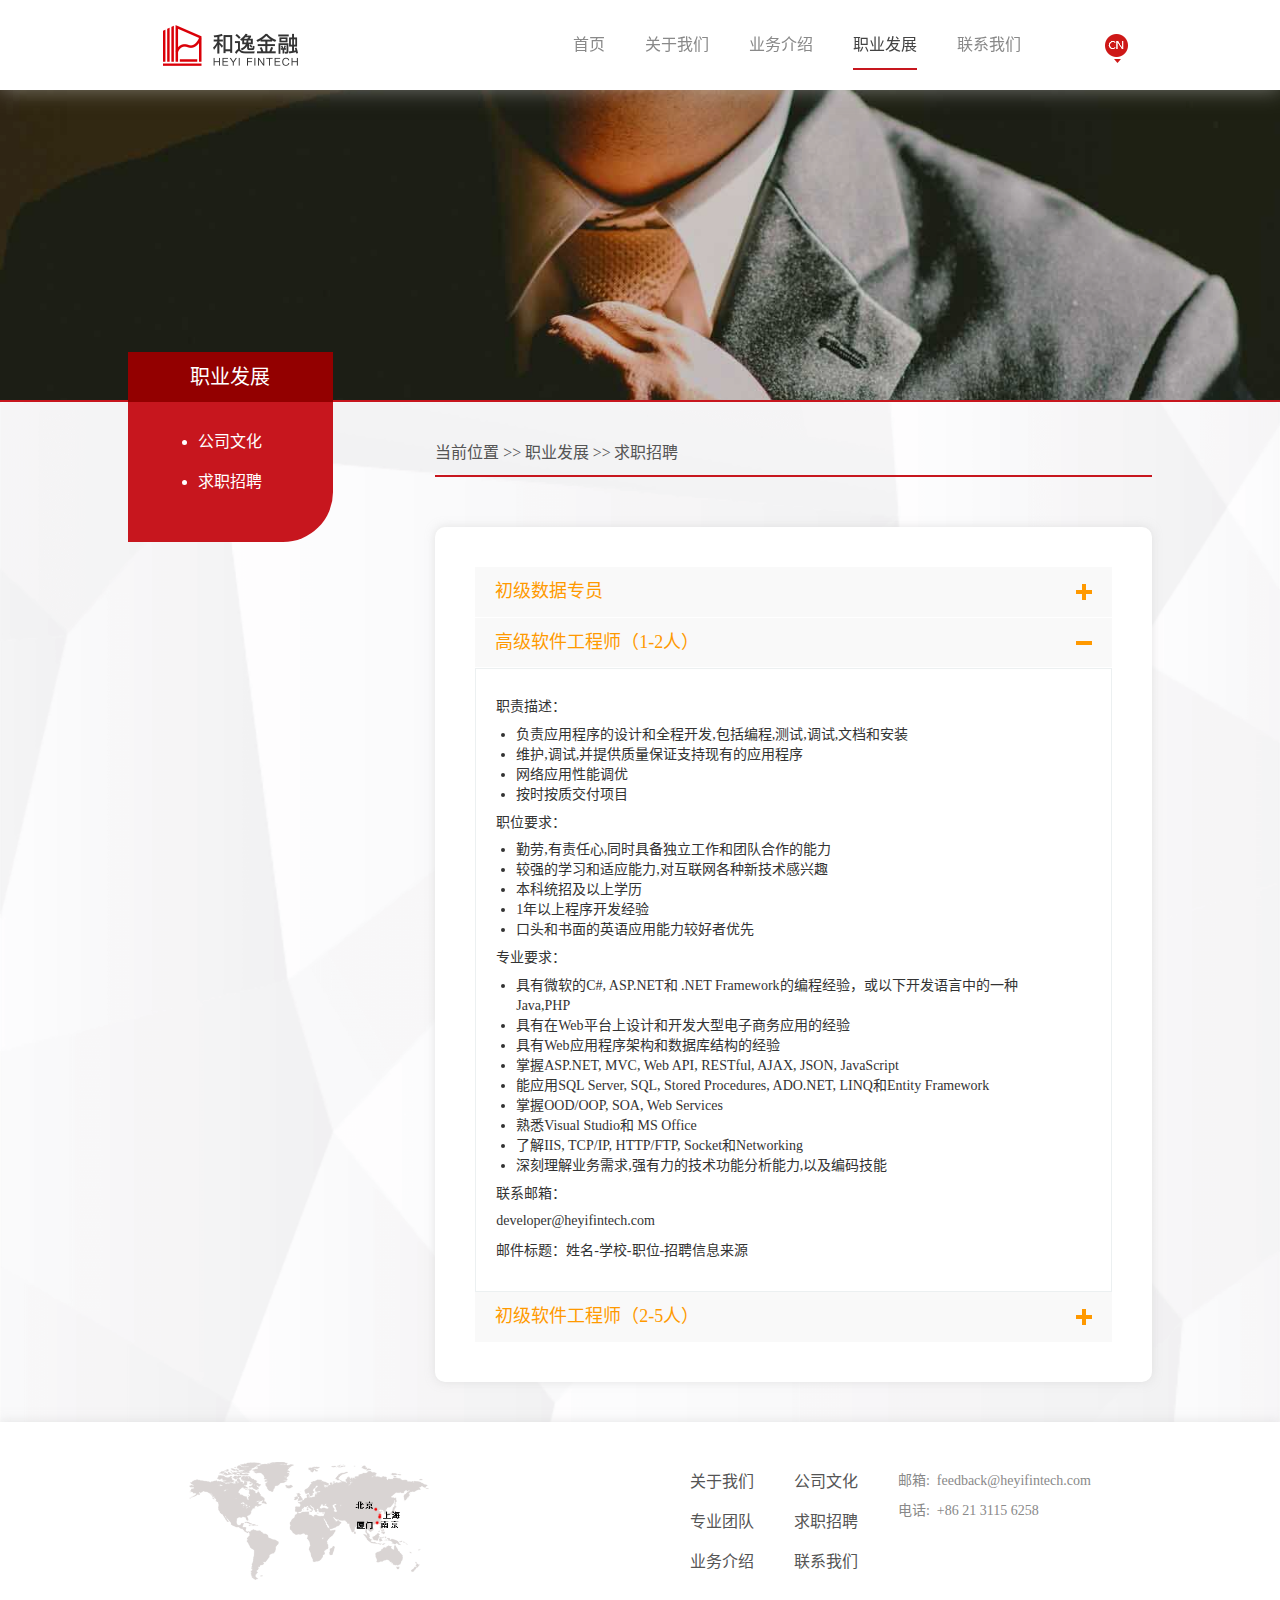
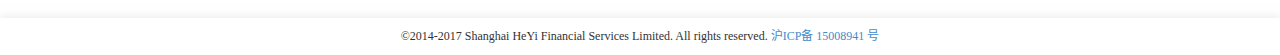
<file: job.html>
<!DOCTYPE html>
<html lang="zh-CN">
  <head>
    <meta charset="utf-8">
    <meta http-equiv="X-UA-Compatible" content="IE=edge">
    <meta name="viewport" content="width=device-width, initial-scale=1">
    <meta name="description" content="和逸金融，是以科技金融为主导的公司，主要业务板块包括中国资产证券化、基金服务、金融科技以及辅助这三大业务板块成立的中国资产证券化研究院。" />
    <meta name="keywords" content="和逸,科技,牌照,金融" />
    <meta name="author" content="HeYi"> 
    <title>上海和逸金融信息服务有限公司-求职招聘</title>
    <!-- 框架 -->
    <link href="css/bootstrap.min.css" rel="stylesheet">
    <!-- 样式清理 -->
    <link href="css/normalize.css" rel="stylesheet">
    <!-- 通用页面样式 -->
    <link href="css/main.css" rel="stylesheet">
    <link href="css/page.css" rel="stylesheet">
    <link href="css/accordion.css" rel="stylesheet">
    <!-- HTML5兼容性处理 -->
    <!-- Respond.js响应式设计>
    <!--[if lt IE 9]>
      <script src="https://oss.maxcdn.com/html5shiv/3.7.3/html5shiv.min.js"></script>
      <script src="https://oss.maxcdn.com/respond/1.4.2/respond.min.js"></script>
    <![endif]-->
    <!-- Favicons网站图标 -->
    <link rel="shortcut icon" href="img/favicon.ico"/>
    <link rel="bookmark" href="img/favicon.ico" type="image/x-icon"/>
  </head>
  <body>
    <!-- 移动端导航 -->
    <div class="mask"></div>
    <div class="sidebar">
      <ul>
        <li><a href="index.html">首页</a></li>
        <li><a href="aboutus.html">关于我们</a></li>
        <li><a href="team.html">专业团队</a></li>
		<li><a href="adviser.html">专业顾问</a></li>
        <li><a href="culture.html">公司文化</a></li>
        <li><a href="job.html">求职招聘</a></li>
        <li><a href="contactus.html">联系我们</a></li>
        <li><a href="product.html">资产证券化</a></li>
        <li><a href="product-2.html">基金服务</a></li>
        <li><a href="product-3.html">金融科技</a></li>
      </ul>
    </div>
    <div class="main-wrapper main-wrapper-3">
    <!-- header顶部导航 -->
    <header>
      <div class="header-container">
        <div class="nav-box">
          <!-- logo -->
          <div class="nav-left">
            <a id="logo_top" href="#"></a>
          </div>
          <!-- memu选项 -->
          <div class="nav-mid">
            <div id="lang">
              <a href="#"></a>
            </div>
            <ul class="navbar-nav">
              <li><a class="" href="index.html">首页</a></li>
              <li><a class="" href="aboutus.html">关于我们</a></li>
              <li><a class="" href="product.html">业务介绍</a></li>
              <li><a class="active" href="culture.html">职业发展</a></li>
              <li><a class="" href="contactus.html">联系我们</a></li>
            </ul>            
          </div>
          <!-- 响应式菜单 -->
          <div class="nav-mobile-menu">
              <span class="sidebar_trigger"></span>
          </div>
        </div>
      </div>
    </header>
    <!-- advert组件 -->
    <div class="advert">
       <h1></h1>
       <h2></h2>
    </div>
    </div>
    <!-- section -->
    <section>
    <div class="box clearfix">
      <div class="box-left">
        <div class="title">
          <h3>职业发展</h3>
        </div>
        <ul>  
          <li><a href="culture.html">公司文化</a></li>
          <li><a href="job.html">求职招聘</a></li>
        </ul>
      </div>
      <div class="box-right">
        <div class="box-right-top">
          <ul>
            <li>当前位置&nbsp>></li>
            <li>职业发展&nbsp>></li>
            <li>求职招聘</li>
          </ul>
        </div>
        <div class="box-right-mid">
          <div class="box-accordion">
             <div class="bellows single">                 
                 <div class="bellows__item">
                     <div class="bellows__header">
                         <h4>初级数据专员</h4>
                     </div>
                     <div class="bellows__content-wrapper" id="bellows_1">
                         <div class="bellows__content">
                             <h5>职责描述：</h5>
                             <p>初级数据专员将在数据分析师的指导下，根据项目的要求和进度进行项目相关的材料及数据的收集、整理和分析。</p>
                             <h5>职位要求：</h5>
                             <ul>
                                 <li>大学以上学历，工作经验少于一年</li>
                                 <li>工作耐心细致，积极主动，责任心强</li>
                                 <li>仅限于非金融类相关专业</li>
                                 <li>熟练使用日常办公软件，拥有英语证书者优先</li>
                             </ul>
                             <h5>联系邮箱：</h5>
                             <p>recruiting@heyifintech.com </p>
                             <p>邮件标题：姓名-学校-职位-招聘信息来源</p>
                         </div>
                     </div>
                 </div>
                 <div class="bellows__item bellows--is-open">
                     <div class="bellows__header">
                         <h4>高级软件工程师（1-2人）</h4>
                     </div>
                     <div class="bellows__content-wrapper" id="bellows_5">
                         <div class="bellows__content">
                             <h5>职责描述：</h5>
                             <ul>
                                 <li>负责应用程序的设计和全程开发,包括编程,测试,调试,文档和安装</li>
                                 <li>维护,调试,并提供质量保证支持现有的应用程序</li>
                                 <li>网络应用性能调优</li>
                                 <li>按时按质交付项目</li>
                             </ul>
                             <h5>职位要求：</h5>
                             <ul>
                                 <li>勤劳,有责任心,同时具备独立工作和团队合作的能力</li>
                                 <li>较强的学习和适应能力,对互联网各种新技术感兴趣</li>
                                 <li>本科统招及以上学历</li>
                                 <li>1年以上程序开发经验</li>
                                 <li>口头和书面的英语应用能力较好者优先</li>
                             </ul>
                             <h5>专业要求：</h5>
                             <ul>
                                 <li>具有微软的C#, ASP.NET和 .NET Framework的编程经验，或以下开发语言中的一种Java,PHP</li>
                                 <li>具有在Web平台上设计和开发大型电子商务应用的经验</li>
                                 <li>具有Web应用程序架构和数据库结构的经验</li>
                                 <li>掌握ASP.NET, MVC, Web API, RESTful, AJAX, JSON, JavaScript</li>
                                 <li>能应用SQL Server, SQL, Stored Procedures, ADO.NET, LINQ和Entity Framework</li>
                                 <li>掌握OOD/OOP, SOA, Web Services</li>
                                 <li>熟悉Visual Studio和 MS Office</li>
                                 <li>了解IIS, TCP/IP, HTTP/FTP, Socket和Networking</li>
                                 <li>深刻理解业务需求,强有力的技术功能分析能力,以及编码技能</li>
                             </ul>
                             <h5>联系邮箱：</h5>
                             <p>developer@heyifintech.com </p>
                             <p>邮件标题：姓名-学校-职位-招聘信息来源</p>
                         </div>
                     </div>
                 </div>
                 <div class="bellows__item">
                     <div class="bellows__header">
                         <h4>初级软件工程师（2-5人）</h4>
                     </div>
                     <div class="bellows__content-wrapper" id="bellows_6">
                         <div class="bellows__content">
                             <h5>职责描述：</h5>
                             <ul>
                                 <li>核心新一代金融信息系统开发与测试</li>
                                 <li>系统文档撰写</li>
                             </ul>
                             <h5>职位要求：</h5>
                             <ul>
                                 <li>精通面向对象开发原理</li>
                                 <li>掌握至少一门面向对象开发语言</li>
                                 <li>熟悉数据结构，掌握基本算法</li>
                                 <li>熟悉软件工程的基本规范及各类文档的书写</li>
                                 <li>本科统招及以上学历</li>
                                 <li>口头和书面的英语应用能力较好者优先</li>
                             </ul>
                             <h5>联系邮箱：</h5>
                             <p>developer@heyifintech.com </p>
                             <p>邮件标题：姓名-学校-职位-招聘信息来源</p>
                         </div>
                     </div>
                 </div>      
             </div>
          </div>
        </div>
      </div>
    </div>
    </section>
    <footer>
       <div class="footer-box clearfix">
          <div class="footer-left">
              <span class="globle"></span>
          </div>
          <div class="footer-right">
            <div class="footer-laber">
              <ul> 
                <li><a href="aboutus.html">关于我们</a></li>
                <li><a href="team.html">专业团队</a></li>
                <li><a href="product.html">业务介绍</a></li>
              </ul>
              <ul>
                <li><a href="culture.html">公司文化</a></li>          
                <li><a href="job.html">求职招聘</a></li>
                <li><a href="contactus.html">联系我们</a></li>
              </ul>                        
              <ul>        
                <li class="footer-contact">邮箱:&nbsp feedback@heyifintech.com</li>
                <li class="footer-contact">电话:&nbsp +86 21 3115 6258</li>
              </ul>
            </div>
          </div>
        </div>
    </footer>
    <!-- 版权信息 -->
    <div class="container copy">
      <div class="row">
          <div class="col-md-12 text-center">
              <p class="copyright">©2014-2017 Shanghai HeYi Financial Services Limited. All rights reserved. <a href="http://www.miitbeian.gov.cn">沪ICP备 15008941 号</a> </p>
          </div>
      </div>
    </div>
    <!-- 返回顶部按钮 -->
    <button class="back-to-top" style="display: none;"></button>
    <!-- 框架库加载 -->
    <script src="js/jquery.min.js"></script>
    <!-- 脚本加载 -->
    <script src="js/main.js"></script>
  </body>
</html>
</file>
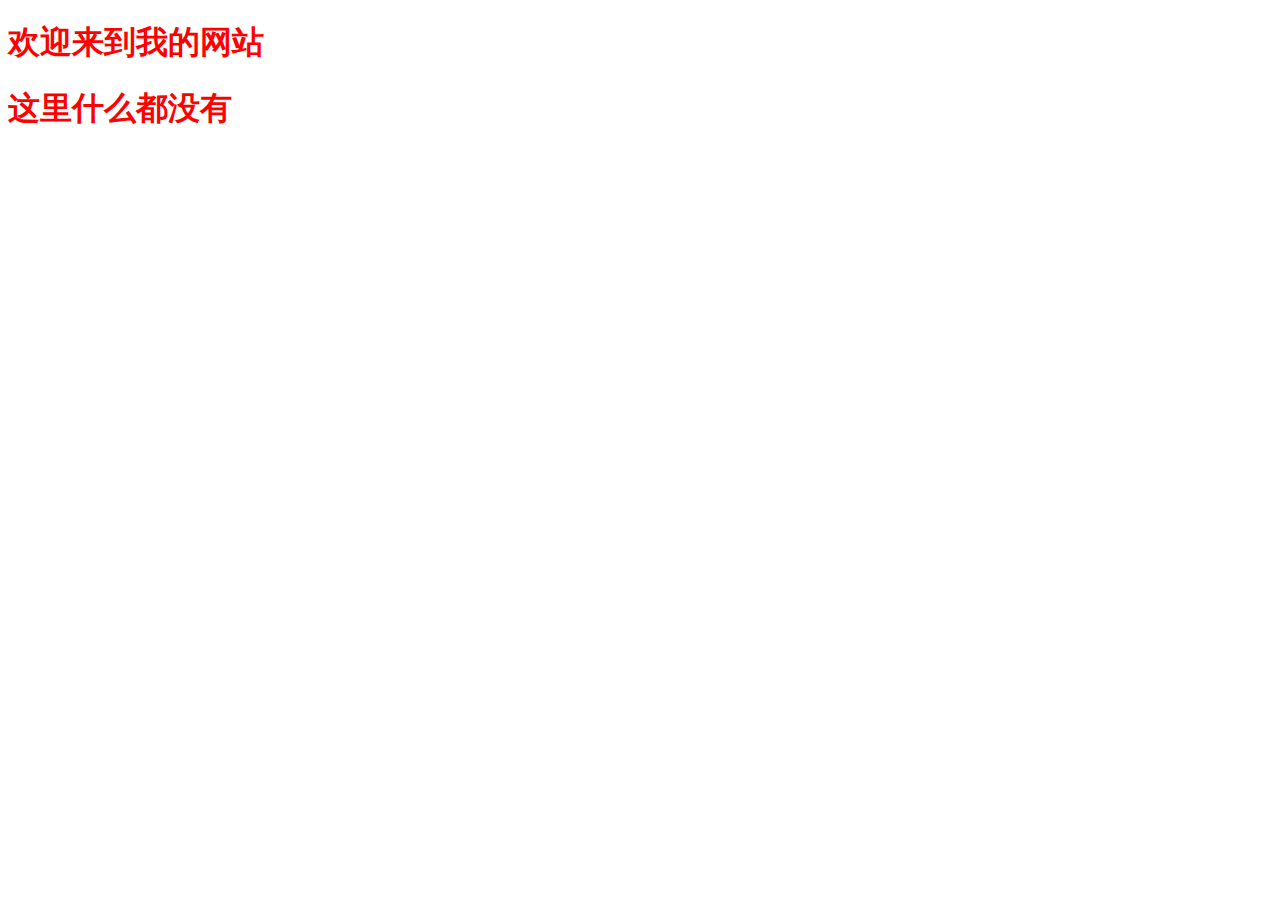
<file: lilun.html>
<!DOCTYPE html>
<html lang="en">
<head>
    <meta charset="UTF-8">
    <meta name="viewport" content="width=device-width, initial-scale=1.0">
    <title>halo</title>
</head>
<body>
    
    <div style="color: red;"><h1>欢迎来到我的网站</h1></div>
    <div style="color:red ;"><h1>这里什么都没有</h1></div>
    <h2>
        
    </h2>
</body>
</html>
</file>
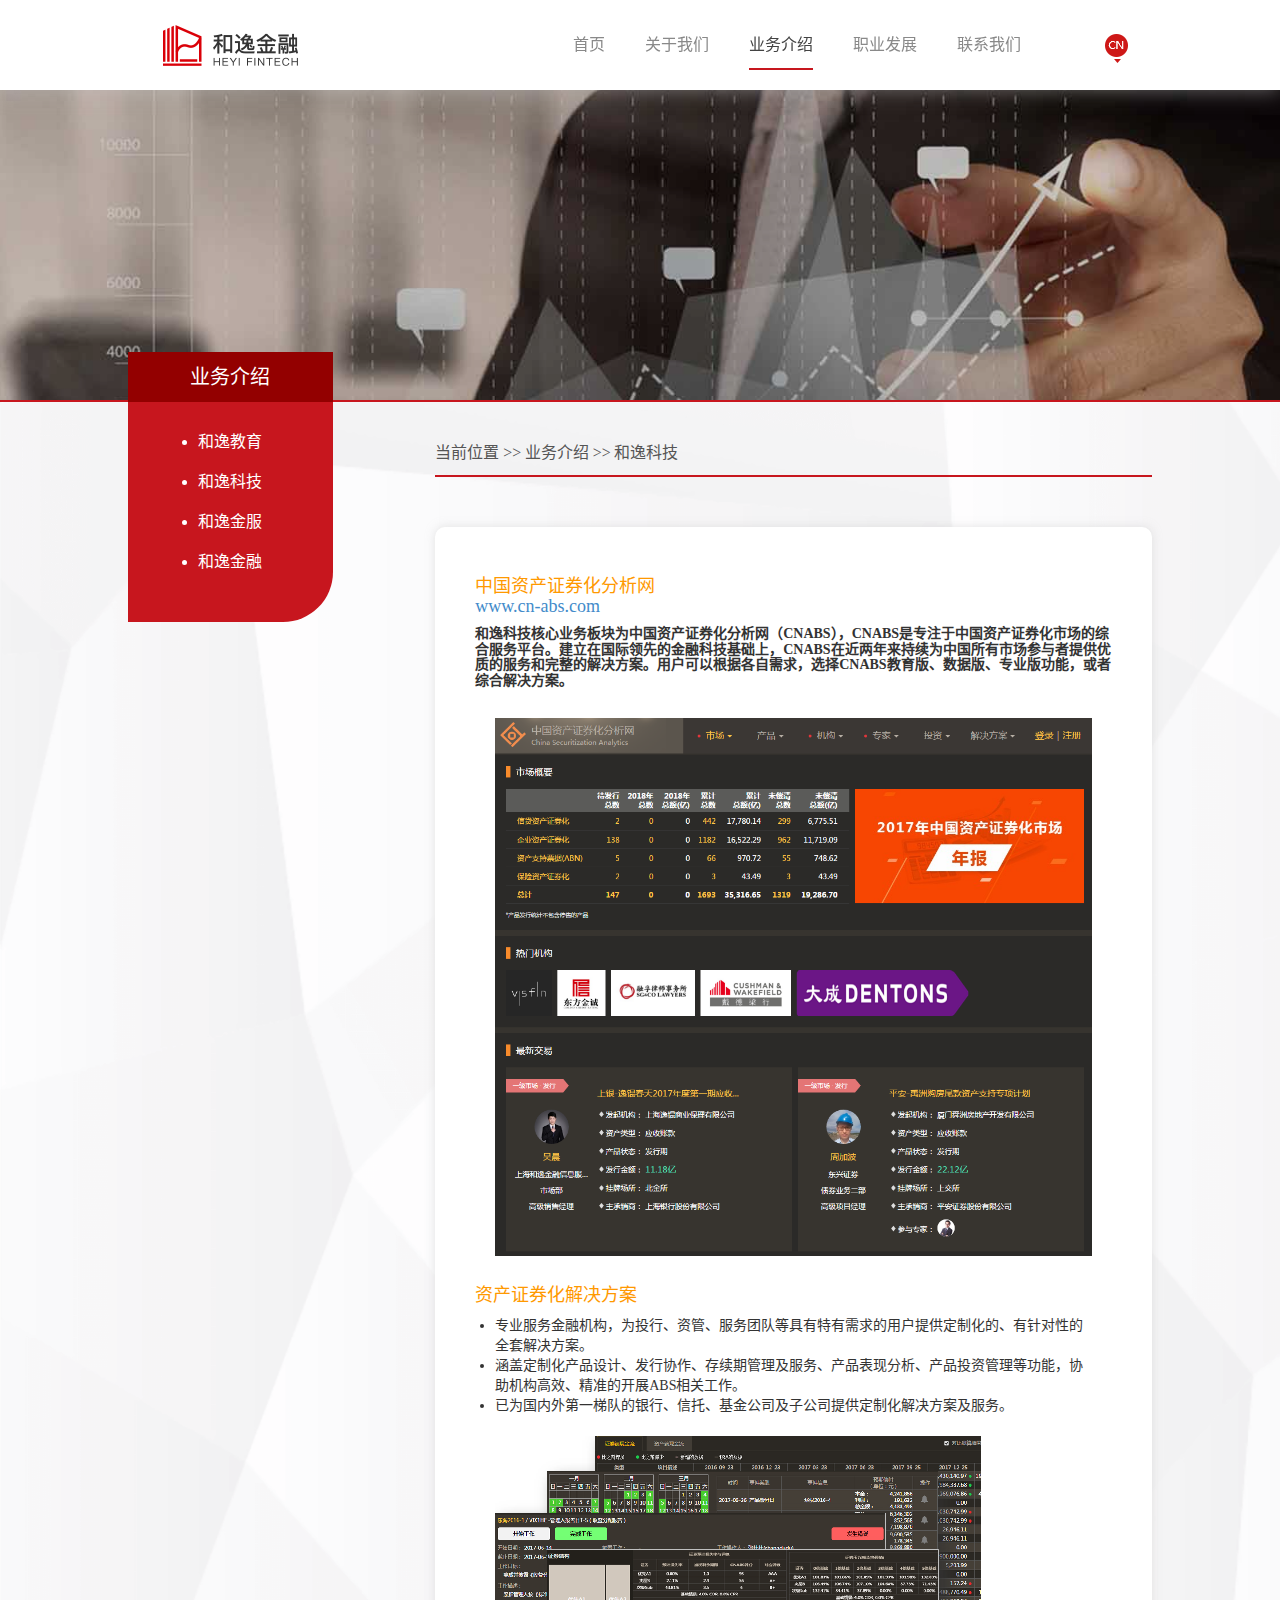
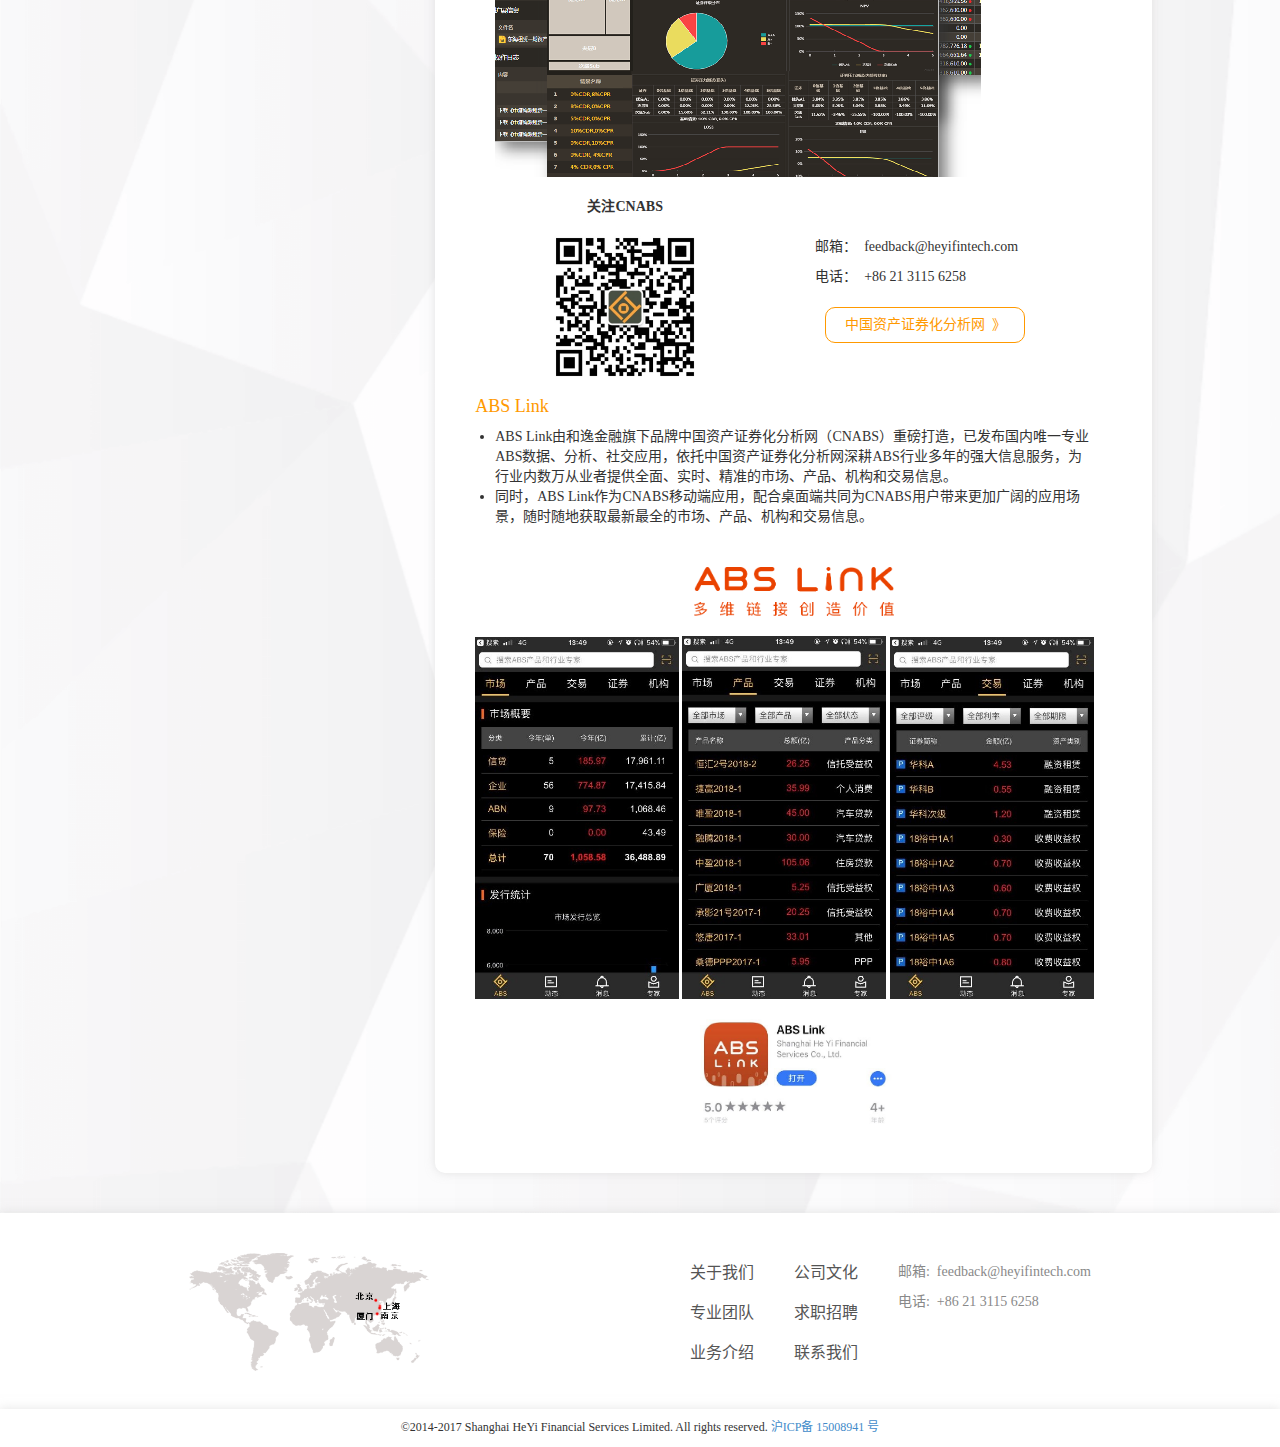
<file: product-2.html>
<!DOCTYPE html>
<html lang="zh-CN">
  <head>
    <meta charset="utf-8">
    <meta http-equiv="X-UA-Compatible" content="IE=edge">
    <meta name="viewport" content="width=device-width, initial-scale=1">
    <meta name="description" content="和逸金融，是以科技金融为主导的公司，主要业务板块包括中国资产证券化、基金服务、金融科技以及辅助这三大业务板块成立的中国资产证券化研究院。" />
    <meta name="keywords" content="和逸,科技,牌照,金融" />
    <meta name="author" content="HeYi"> 
    <title>上海和逸金融信息服务有限公司-业务介绍-和逸科技</title>
    <!-- 框架 -->
    <link href="css/bootstrap.min.css" rel="stylesheet">
    <!-- 样式清理 -->
    <link href="css/normalize.css" rel="stylesheet">
    <!-- 通用页面样式 -->
    <link href="css/main.css" rel="stylesheet">
    <link href="css/page.css" rel="stylesheet">
    <!-- HTML5兼容性处理 -->
    <!-- Respond.js响应式设计>
    <!--[if lt IE 9]>
      <script src="https://oss.maxcdn.com/html5shiv/3.7.3/html5shiv.min.js"></script>
      <script src="https://oss.maxcdn.com/respond/1.4.2/respond.min.js"></script>
    <![endif]-->
    <!-- Favicons网站图标 -->
    <link rel="shortcut icon" href="img/favicon.ico"/>
    <link rel="bookmark" href="img/favicon.ico" type="image/x-icon"/>
	<style>
		@media (max-width: 700px) { 
			.box-right-mid ul img {
				width : 100%;
			}
		}
	</style>
  </head>
  <body>
    <!-- 移动端导航 -->
    <div class="mask"></div>
    <div class="sidebar">
      <ul>
        <li><a href="index.html">首页</a></li>
        <li><a href="aboutus.html">关于我们</a></li>
        <li><a href="team.html">专业团队</a></li>
		<li><a href="adviser.html">专业顾问</a></li>
        <li><a href="culture.html">公司文化</a></li>
        <li><a href="job.html">求职招聘</a></li>
        <li><a href="contactus.html">联系我们</a></li>
        <li><a href="product.html">和逸教育</a></li>
        <li><a href="product-2.html">和逸科技</a></li>
        <li><a href="product-3.html">和逸金服</a></li>
		<li><a href="product-4.html">和逸金融</a></li>
      </ul>
    </div>
    <div class="main-wrapper main-wrapper-5">
    <!-- header顶部导航 -->
    <header>
      <div class="header-container">
        <div class="nav-box">
          <!-- logo -->
          <div class="nav-left">
            <a id="logo_top" href="#"></a>
          </div>
          <!-- memu选项 -->
          <div class="nav-mid">
            <div id="lang">
              <a href="#"></a>
            </div>
            <ul class="navbar-nav">
              <li><a class="" href="index.html">首页</a></li>
              <li><a class="" href="aboutus.html">关于我们</a></li>
              <li><a class="active" href="product.html">业务介绍</a></li>
              <li><a class="" href="culture.html">职业发展</a></li>
              <li><a class="" href="contactus.html">联系我们</a></li>
            </ul>            
          </div>
          <!-- 响应式菜单 -->
          <div class="nav-mobile-menu">
              <span class="sidebar_trigger"></span>
          </div>
        </div>
      </div>
    </header>
    <!-- advert组件 -->
    <div class="advert">
       <h1></h1>
       <h2></h2>
    </div>
    </div>
    <!-- section -->
    <section>
    <div class="box clearfix">
      <div class="box-left">
        <div class="title">
          <h3>业务介绍</h3>
        </div>
        <ul>  
          <li><a href="product.html">和逸教育</a></li>
          <li><a href="product-2.html">和逸科技</a></li>
          <li><a href="product-3.html">和逸金服</a></li>
		  <li><a href="product-4.html">和逸金融</a></li>
        </ul>
      </div>
      <div class="box-right">
        <div class="box-right-top">
          <ul>
            <li>当前位置&nbsp>></li>
            <li>业务介绍&nbsp>></li>
            <li>和逸科技</li>
          </ul>
        </div>
        <div class="box-right-mid">
                    
      <!-- 第一段 -->
			<h4>中国资产证券化分析网<br><a href="https://www.cn-abs.com/">www.cn-abs.com</a></h4>
			<h5><b>和逸科技核心业务板块为中国资产证券化分析网（CNABS），CNABS是专注于中国资产证券化市场的综合服务平台。建立在国际领先的金融科技基础上，CNABS在近两年来持续为中国所有市场参与者提供优质的服务和完整的解决方案。用户可以根据各自需求，选择CNABS教育版、数据版、专业版功能，或者综合解决方案。</b></h5>
			<br>
			<ul>
			<img src="./img/CNABSPic0.png" style="width: 100%;">
			<br>
			<br>
      </ul>
      <!-- 第二段 -->
			<h4>资产证券化解决方案</h4>
			<ul>
        <li>专业服务金融机构，为投行、资管、服务团队等具有特有需求的用户提供定制化的、有针对性的全套解决方案。</li>
			  <li>涵盖定制化产品设计、发行协作、存续期管理及服务、产品表现分析、产品投资管理等功能，协助机构高效、精准的开展ABS相关工作。</li>
			  <li>已为国内外第一梯队的银行、信托、基金公司及子公司提供定制化解决方案及服务。</li>
			  <br>
			  <img src="./img/CNABSPic01.png"/>
			  <br>
			</ul>
			<br>
      <div class="box-weixin clearfix">         
        <div class="wixin-abs">
          <p><b>关注CNABS</b></p>
          <span></span>
        </div>
        <div class="wixin-info">
          <p>邮箱：&nbsp feedback@heyifintech.com</p>
          <p class="phone">电话：&nbsp +86 21 3115 6258</p>
          <a href="https://www.cn-abs.com/Market/MarketSummary.aspx">中国资产证券化分析网 &nbsp》</a>
        </div>
      </div>
      <!-- 第三段 -->
      <h4>ABS Link</h4>
      <ul>
        <li>ABS Link由和逸金融旗下品牌中国资产证券化分析网（CNABS）重磅打造，已发布国内唯一专业ABS数据、分析、社交应用，依托中国资产证券化分析网深耕ABS行业多年的强大信息服务，为行业内数万从业者提供全面、实时、精准的市场、产品、机构和交易信息。</li>
        <li>同时，ABS Link作为CNABS移动端应用，配合桌面端共同为CNABS用户带来更加广阔的应用场景，随时随地获取最新最全的市场、产品、机构和交易信息。</li>
      </ul>
      </br>
      </br>
      <div style="width:100%">
        <img src="./img/abs-link-logo.png" style="width: 200px;margin:0 auto;display:block;">
      </div>
      </br>
      <div>
        <img src="./img/abs-link-app1.jpg" alt="app1" style="width:32%;">
        <img src="./img/abs-link-app2.jpg" alt="app2" style="width:32%;">
        <img src="./img/abs-link-app3.jpg" alt="app3" style="width:32%;">
      </div>
      </br>
      <div style="width:100%">
        <img src="./img/abs-link-download.jpg" style="width: 200px;margin:0 auto;display:block;">
      </div>
      </div>
      </div>
    </div>
    </section>   
    <!-- footer页面底部 -->
    <footer>
       <div class="footer-box clearfix">
          <div class="footer-left">
              <span class="globle"></span>
          </div>
          <div class="footer-right">
            <div class="footer-laber">
              <ul> 
                <li><a href="aboutus.html">关于我们</a></li>
                <li><a href="team.html">专业团队</a></li>
                <li><a href="product.html">业务介绍</a></li>
              </ul>
              <ul>
                <li><a href="culture.html">公司文化</a></li>          
                <li><a href="job.html">求职招聘</a></li>
                <li><a href="contactus.html">联系我们</a></li>
              </ul>                        
              <ul>        
                <li class="footer-contact">邮箱:&nbsp feedback@heyifintech.com</li>
                <li class="footer-contact">电话:&nbsp +86 21 3115 6258</li>
              </ul>
            </div>
          </div>
        </div>
    </footer>
    <!-- 版权信息 -->
    <div class="container copy">
      <div class="row">
          <div class="col-md-12 text-center">
              <p class="copyright">©2014-2017 Shanghai HeYi Financial Services Limited. All rights reserved. <a href="http://www.miitbeian.gov.cn">沪ICP备 15008941 号</a> </p>
          </div>
      </div>
    </div>
    <!-- 返回顶部按钮 -->
    <button class="back-to-top" style="display: none;"></button>
    <!-- 框架库加载 -->
    <script src="js/jquery.min.js"></script>
    <script src="js/bootstrap.min.js"></script>
    <!-- 脚本加载 -->
    <script src="js/main.js"></script>    
  </body>
</html>
</file>
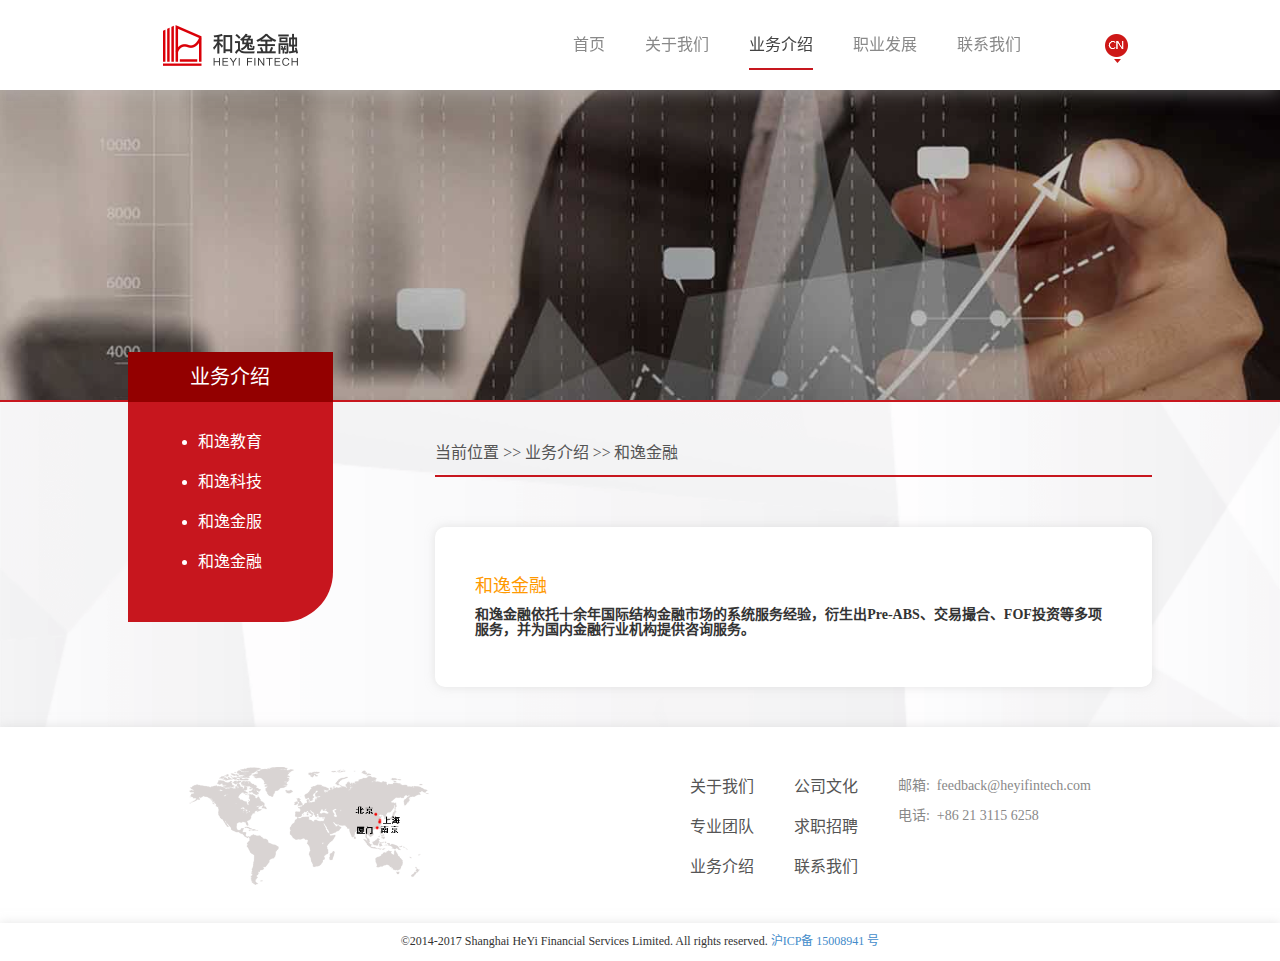
<file: product-4.html>
<!DOCTYPE html>
<html lang="zh-CN">
  <head>
    <meta charset="utf-8">
    <meta http-equiv="X-UA-Compatible" content="IE=edge">
    <meta name="viewport" content="width=device-width, initial-scale=1">
    <meta name="description" content="和逸金融，是以科技金融为主导的公司，主要业务板块包括中国资产证券化、基金服务、金融科技以及辅助这三大业务板块成立的中国资产证券化研究院。" />
    <meta name="keywords" content="和逸,科技,牌照,金融" />
    <meta name="author" content="HeYi">  
    <title>上海和逸金融信息服务有限公司-业务介绍-和逸金融</title>
    <!-- 框架 -->
    <link href="css/bootstrap.min.css" rel="stylesheet">
    <!-- 样式清理 -->
    <link href="css/normalize.css" rel="stylesheet">
    <!-- 通用页面样式 -->
    <link href="css/main.css" rel="stylesheet">
    <link href="css/page.css" rel="stylesheet">
    <!-- HTML5兼容性处理 -->
    <!-- Respond.js响应式设计>
    <!--[if lt IE 9]>
      <script src="https://oss.maxcdn.com/html5shiv/3.7.3/html5shiv.min.js"></script>
      <script src="https://oss.maxcdn.com/respond/1.4.2/respond.min.js"></script>
    <![endif]-->
    <!-- Favicons网站图标 -->
    <link rel="shortcut icon" href="img/favicon.ico"/>
    <link rel="bookmark" href="img/favicon.ico" type="image/x-icon"/>
  </head>
  <body>
    <!-- 移动端导航 -->
    <div class="mask"></div>
    <div class="sidebar">
      <ul>
        <li><a href="index.html">首页</a></li>
        <li><a href="aboutus.html">关于我们</a></li>
        <li><a href="team.html">专业团队</a></li>
		<li><a href="adviser.html">专业顾问</a></li>
        <li><a href="culture.html">公司文化</a></li>
        <li><a href="job.html">求职招聘</a></li>
        <li><a href="contactus.html">联系我们</a></li>
        <li><a href="product.html">和逸教育</a></li>
        <li><a href="product-2.html">和逸科技</a></li>
        <li><a href="product-3.html">和逸金服</a></li>
		<li><a href="product-4.html">和逸金融</a></li>
      </ul>
    </div>
    <div class="main-wrapper main-wrapper-5">
    <!-- header顶部导航 -->
    <header>
      <div class="header-container">
        <div class="nav-box">
          <!-- logo -->
          <div class="nav-left">
            <a id="logo_top" href="#"></a>
          </div>
          <!-- memu选项 -->
          <div class="nav-mid">
            <div id="lang">
              <a href="#"></a>
            </div>
            <ul class="navbar-nav">
              <li><a class="" href="index.html">首页</a></li>
              <li><a class="" href="aboutus.html">关于我们</a></li>
              <li><a class="active" href="product.html">业务介绍</a></li>
              <li><a class="" href="culture.html">职业发展</a></li>
              <li><a class="" href="contactus.html">联系我们</a></li>
            </ul>            
          </div>
          <!-- 响应式菜单 -->
          <div class="nav-mobile-menu">
              <span class="sidebar_trigger"></span>
          </div>
        </div>
      </div>
    </header>
    <!-- advert组件 -->
    <div class="advert">
       <h1></h1>
       <h2></h2>
    </div>
    </div>
    <!-- section -->
    <section>
    <div class="box clearfix">
      <div class="box-left">
        <div class="title">
          <h3>业务介绍</h3>
        </div>
        <ul>  
          <li><a href="product.html">和逸教育</a></li>
          <li><a href="product-2.html">和逸科技</a></li>
          <li><a href="product-3.html">和逸金服</a></li>
		  <li><a href="product-4.html">和逸金融</a></li>
        </ul>
      </div>
      <div class="box-right">
        <div class="box-right-top">
          <ul>
            <li>当前位置&nbsp>></li>
            <li>业务介绍&nbsp>></li>
            <li>和逸金融</li>
          </ul>
        </div>
        <div class="box-right-mid">
            <!-- 第四段 -->
            
			<h4>和逸金融</h4>
			<h5><b>和逸金融依托十余年国际结构金融市场的系统服务经验，衍生出Pre-ABS、交易撮合、FOF投资等多项服务，并为国内金融行业机构提供咨询服务。</b></h5>
        </div>
      </div>
    </div>
    </section>   
    <!-- footer页面底部 -->
    <footer>
       <div class="footer-box clearfix">
          <div class="footer-left">
              <span class="globle"></span>
          </div>
          <div class="footer-right">
            <div class="footer-laber">
              <ul> 
                <li><a href="aboutus.html">关于我们</a></li>
                <li><a href="team.html">专业团队</a></li>
                <li><a href="product.html">业务介绍</a></li>
              </ul>
              <ul>
                <li><a href="culture.html">公司文化</a></li>          
                <li><a href="job.html">求职招聘</a></li>
                <li><a href="contactus.html">联系我们</a></li>
              </ul>                        
              <ul>        
                <li class="footer-contact">邮箱:&nbsp feedback@heyifintech.com</li>
                <li class="footer-contact">电话:&nbsp +86 21 3115 6258</li>
              </ul>
            </div>
          </div>
        </div>
    </footer>
    <!-- 版权信息 -->
    <div class="container copy">
      <div class="row">
          <div class="col-md-12 text-center">
              <p class="copyright">©2014-2017 Shanghai HeYi Financial Services Limited. All rights reserved. <a href="http://www.miitbeian.gov.cn">沪ICP备 15008941 号</a> </p>
          </div>
      </div>
    </div>
    <!-- 返回顶部按钮 -->
    <button class="back-to-top" style="display: none;"></button>
    <!-- 框架库加载 -->
    <script src="js/jquery.min.js"></script>
    <script src="js/bootstrap.min.js"></script>
    <!-- 脚本加载 -->
    <script src="js/main.js"></script>    
  </body>
</html>
</file>
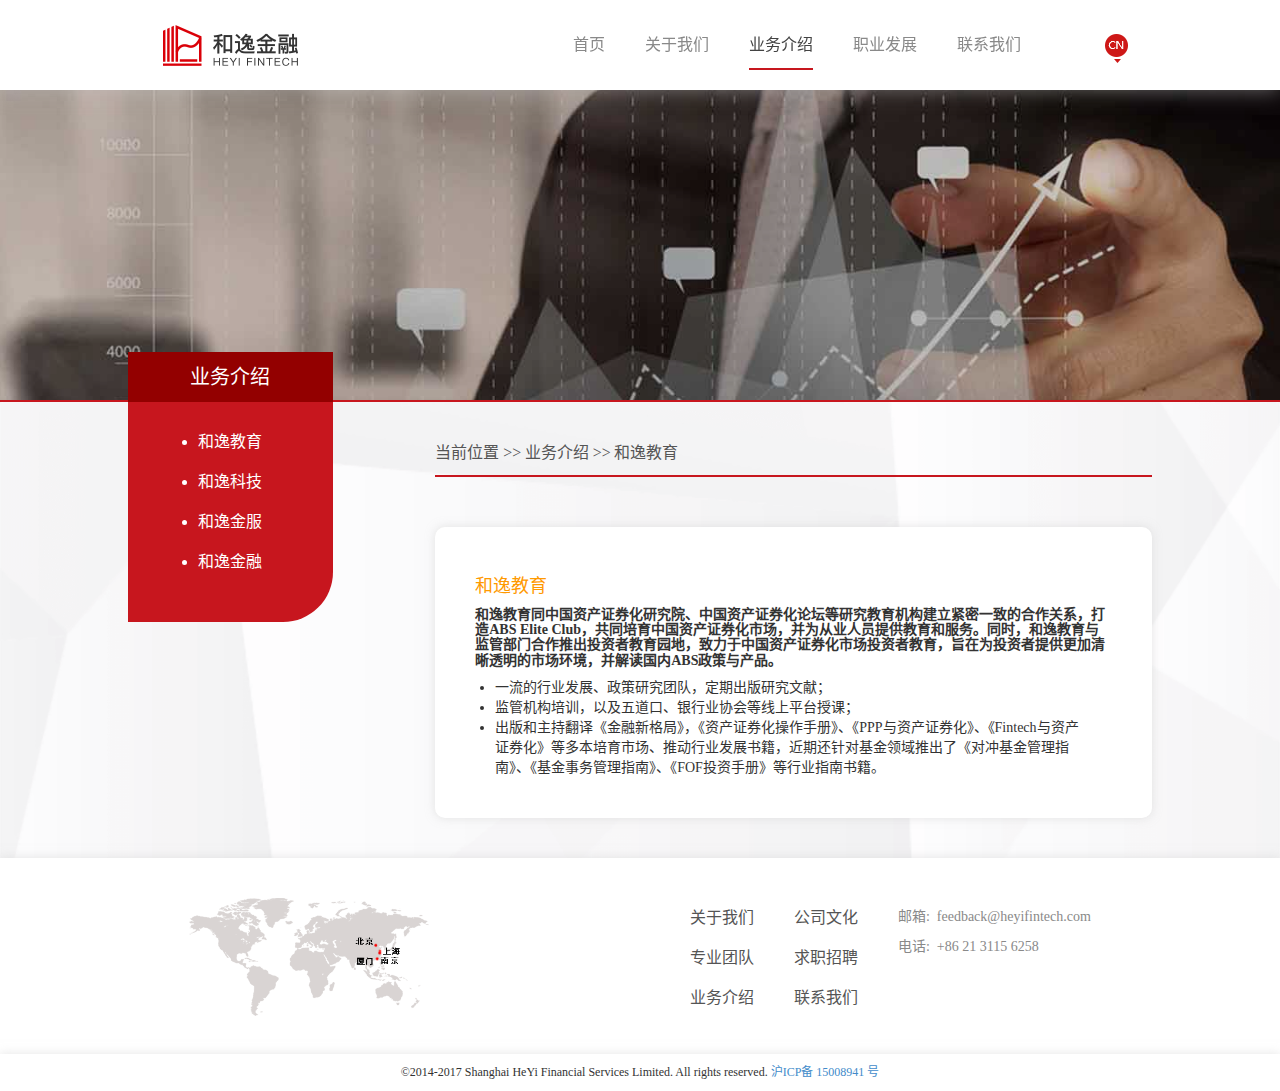
<file: product.html>
<!DOCTYPE html>
<html lang="zh-CN">
  <head>
    <meta charset="utf-8">
    <meta http-equiv="X-UA-Compatible" content="IE=edge">
    <meta name="viewport" content="width=device-width, initial-scale=1">
    <meta name="description" content="和逸金融，是以科技金融为主导的公司，主要业务板块包括中国资产证券化、基金服务、金融科技以及辅助这三大业务板块成立的中国资产证券化研究院。" />
    <meta name="keywords" content="和逸,科技,牌照,金融" />
    <meta name="author" content="HeYi"> 
    <title>上海和逸金融信息服务有限公司-业务介绍-和逸教育</title>
    <!-- 框架 -->
    <link href="css/bootstrap.min.css" rel="stylesheet">
    <!-- 样式清理 -->
    <link href="css/normalize.css" rel="stylesheet">
    <!-- 通用页面样式 -->
    <link href="css/main.css" rel="stylesheet">
    <link href="css/page.css" rel="stylesheet">
    <!-- HTML5兼容性处理 -->
    <!-- Respond.js响应式设计>
    <!--[if lt IE 9]>
      <script src="https://oss.maxcdn.com/html5shiv/3.7.3/html5shiv.min.js"></script>
      <script src="https://oss.maxcdn.com/respond/1.4.2/respond.min.js"></script>
    <![endif]-->
    <!-- Favicons网站图标 -->
    <link rel="shortcut icon" href="img/favicon.ico"/>
    <link rel="bookmark" href="img/favicon.ico" type="image/x-icon"/>
	<style>
		@media (max-width: 700px) { 
			.box-right-mid ul img {
				width : 100%;
			}
		}
	</style>
  </head>
  <body>
    <!-- 移动端导航 -->
    <div class="mask"></div>
    <div class="sidebar">
      <ul>
        <li><a href="index.html">首页</a></li>
        <li><a href="aboutus.html">关于我们</a></li>
        <li><a href="team.html">专业团队</a></li>
		<li><a href="adviser.html">专业顾问</a></li>
        <li><a href="culture.html">公司文化</a></li>
        <li><a href="job.html">求职招聘</a></li>
        <li><a href="contactus.html">联系我们</a></li>
        <li><a href="product.html">和逸教育</a></li>
        <li><a href="product-2.html">和逸科技</a></li>
        <li><a href="product-3.html">和逸金服</a></li>
		<li><a href="product-4.html">和逸金融</a></li>
      </ul>
    </div>
    <div class="main-wrapper main-wrapper-5">
    <!-- header顶部导航 -->
    <header>
      <div class="header-container">
        <div class="nav-box">
          <!-- logo -->
          <div class="nav-left">
            <a id="logo_top" href="#"></a>
          </div>
          <!-- memu选项 -->
          <div class="nav-mid">
            <div id="lang">
              <a href="#"></a>
            </div>
            <ul class="navbar-nav">
              <li><a class="" href="index.html">首页</a></li>
              <li><a class="" href="aboutus.html">关于我们</a></li>
              <li><a class="active" href="product.html">业务介绍</a></li>
              <li><a class="" href="culture.html">职业发展</a></li>
              <li><a class="" href="contactus.html">联系我们</a></li>
            </ul>            
          </div>
          <!-- 响应式菜单 -->
          <div class="nav-mobile-menu">
              <span class="sidebar_trigger"></span>
          </div>
        </div>
      </div>
    </header>
    <!-- advert组件 -->
    <div class="advert">
       <h1></h1>
       <h2></h2>
    </div>
    </div>
    <!-- section -->
    <section>
    <div class="box clearfix">
      <div class="box-left">
        <div class="title">
          <h3>业务介绍</h3>
        </div>
        <ul>  
          <li><a href="product.html">和逸教育</a></li>
          <li><a href="product-2.html">和逸科技</a></li>
          <li><a href="product-3.html">和逸金服</a></li>
		  <li><a href="product-4.html">和逸金融</a></li>
        </ul>
      </div>
      <div class="box-right">
        <div class="box-right-top">
          <ul>
            <li>当前位置&nbsp>></li>
            <li>业务介绍&nbsp>></li>
            <li>和逸教育</li>
          </ul>
        </div>
        <div class="box-right-mid">
            <!-- 第一段 -->
			<h4>和逸教育</h4>
			<h5><b>和逸教育同中国资产证券化研究院、中国资产证券化论坛等研究教育机构建立紧密一致的合作关系，打造ABS Elite Club，共同培育中国资产证券化市场，并为从业人员提供教育和服务。同时，和逸教育与监管部门合作推出投资者教育园地，致力于中国资产证券化市场投资者教育，旨在为投资者提供更加清晰透明的市场环境，并解读国内ABS政策与产品。</b></h5>
			<ul>
			<li>一流的行业发展、政策研究团队，定期出版研究文献；</li>
			<li>监管机构培训，以及五道口、银行业协会等线上平台授课；</li>
			<li>出版和主持翻译《金融新格局》，《资产证券化操作手册》、《PPP与资产证券化》、《Fintech与资产证券化》等多本培育市场、推动行业发展书籍，近期还针对基金领域推出了《对冲基金管理指南》、《基金事务管理指南》、《FOF投资手册》等行业指南书籍。</li>
			</ul> 
              </div>
            </div>  
        </div>
      </div>
    </div>
    </section>   
    <!-- footer页面底部 -->
    <footer>
       <div class="footer-box clearfix">
          <div class="footer-left">
              <span class="globle"></span>
          </div>
          <div class="footer-right">
            <div class="footer-laber">
              <ul> 
                <li><a href="aboutus.html">关于我们</a></li>
                <li><a href="team.html">专业团队</a></li>
                <li><a href="product.html">业务介绍</a></li>
              </ul>
              <ul>
                <li><a href="culture.html">公司文化</a></li>          
                <li><a href="job.html">求职招聘</a></li>
                <li><a href="contactus.html">联系我们</a></li>
              </ul>                        
              <ul>        
                <li class="footer-contact">邮箱:&nbsp feedback@heyifintech.com</li>
                <li class="footer-contact">电话:&nbsp +86 21 3115 6258</li>
              </ul>
            </div>
          </div>
        </div>
    </footer>
    <!-- 版权信息 -->
    <div class="container copy">
      <div class="row">
          <div class="col-md-12 text-center">
              <p class="copyright">©2014-2017 Shanghai HeYi Financial Services Limited. All rights reserved. <a href="http://www.miitbeian.gov.cn">沪ICP备 15008941 号</a> </p>
          </div>
      </div>
    </div>
    <!-- 返回顶部按钮 -->
    <button class="back-to-top" style="display: none;"></button>
    <!-- 框架库加载 -->
    <script src="js/jquery.min.js"></script>
    <script src="js/bootstrap.min.js"></script>
    <!-- 脚本加载 -->
    <script src="js/main.js"></script>    
  </body>
</html>
</file>
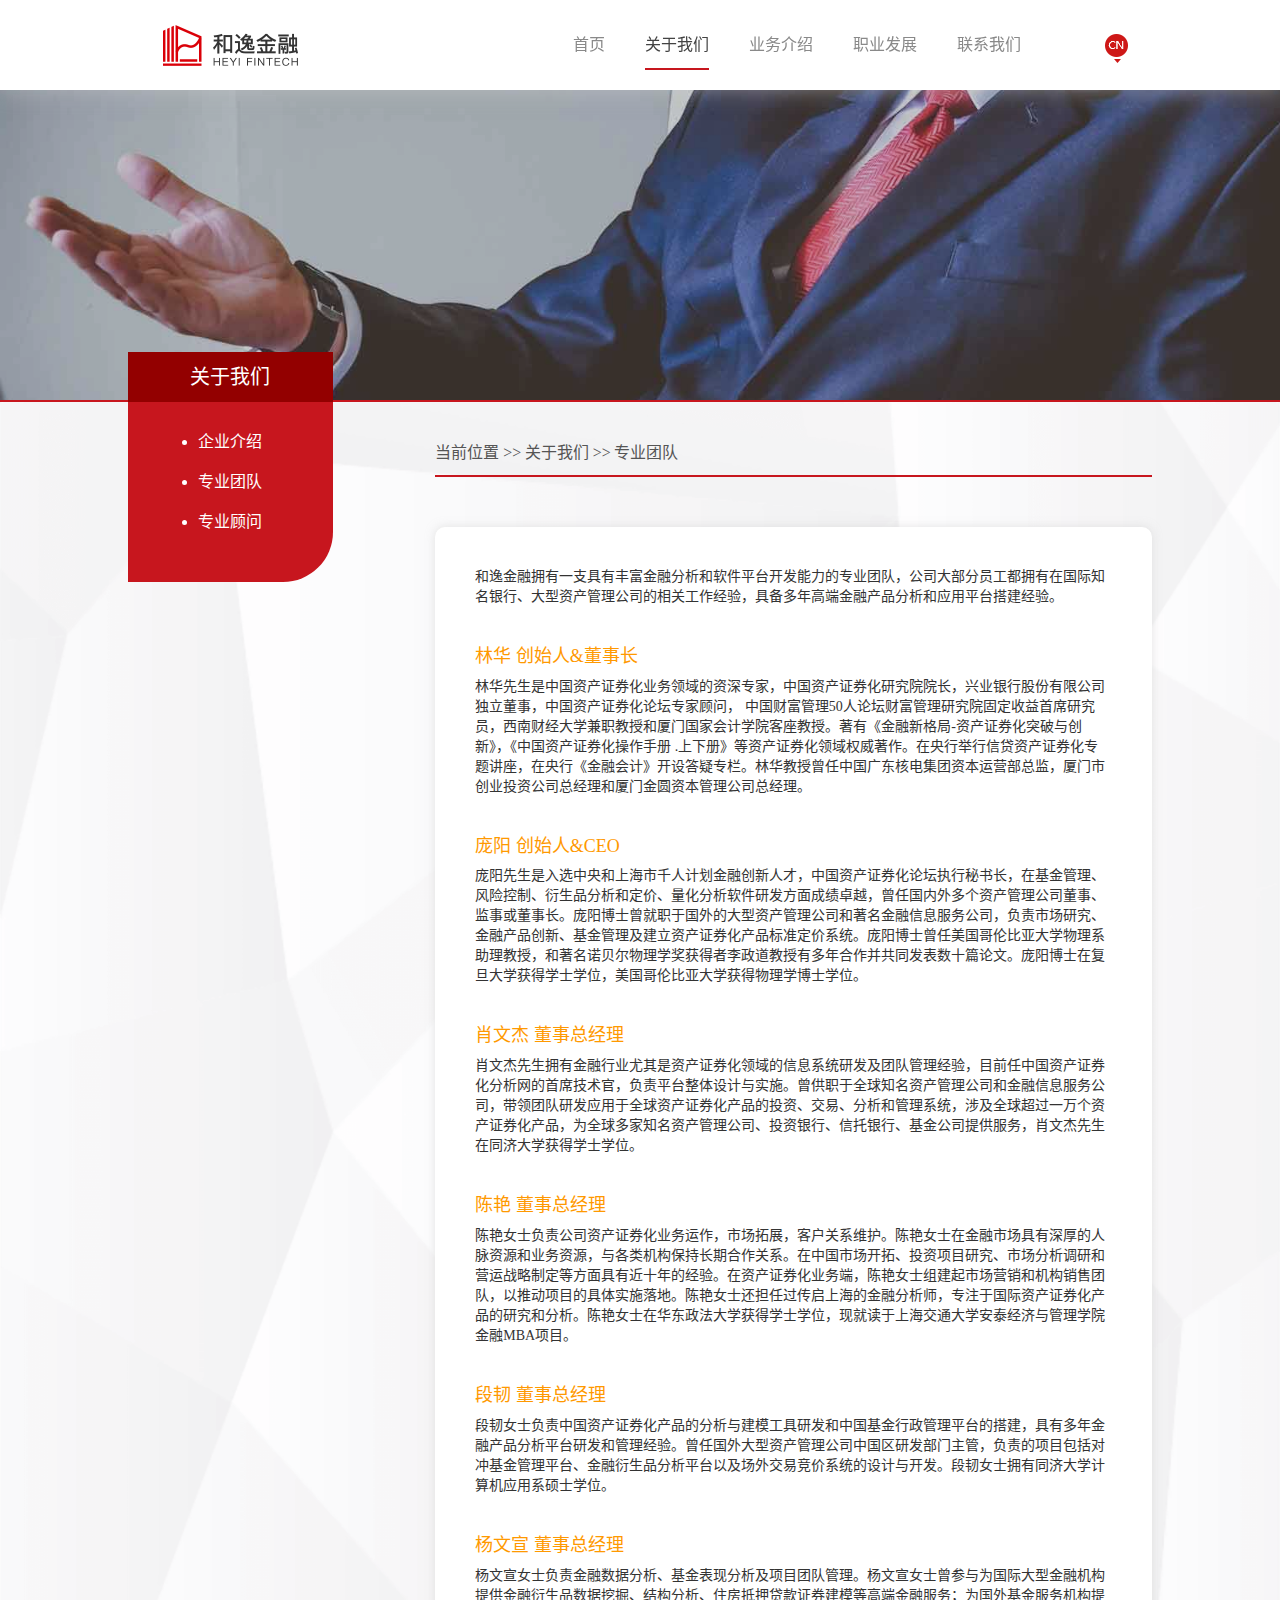
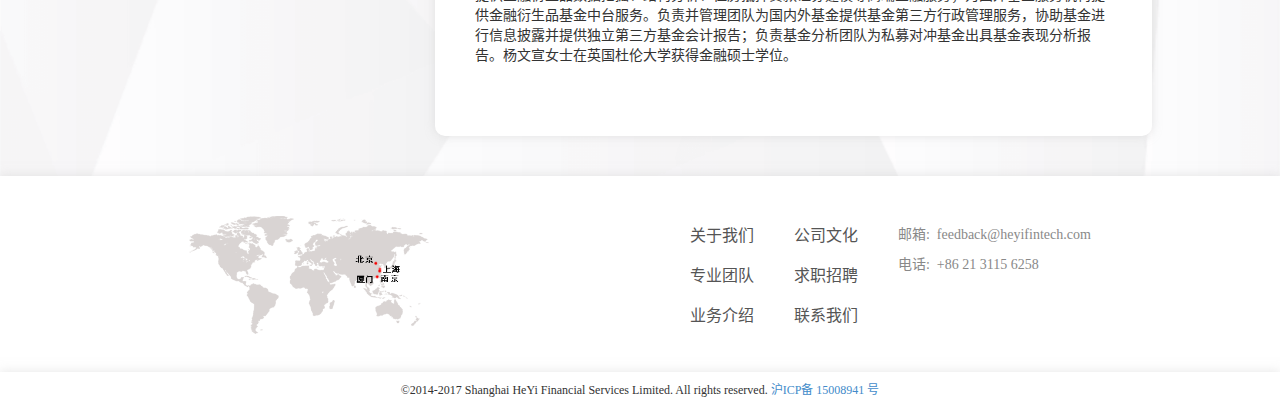
<file: team.html>
<!DOCTYPE html>
<html lang="zh-CN">
  <head>
    <meta charset="utf-8">
    <meta http-equiv="X-UA-Compatible" content="IE=edge">
    <meta name="viewport" content="width=device-width, initial-scale=1">
    <meta name="description" content="和逸金融，是以科技金融为主导的公司，主要业务板块包括中国资产证券化、基金服务、股权投资系统以及辅助这三大业务板块成立的中国资产证券化研究院。" />
    <meta name="keywords" content="和逸,科技,牌照,金融" />
    <meta name="author" content="HeYi"> 
    <title>上海和逸金融信息服务有限公司-专业团队</title>
    <!-- 框架 -->
    <link href="css/bootstrap.min.css" rel="stylesheet">
    <!-- 样式清理 -->
    <link href="css/normalize.css" rel="stylesheet">
    <!-- 通用页面样式 -->
    <link href="css/main.css" rel="stylesheet">
    <link href="css/page.css" rel="stylesheet">
    <!-- HTML5兼容性处理 -->
    <!-- Respond.js响应式设计>
    <!--[if lt IE 9]>
      <script src="https://oss.maxcdn.com/html5shiv/3.7.3/html5shiv.min.js"></script>
      <script src="https://oss.maxcdn.com/respond/1.4.2/respond.min.js"></script>
    <![endif]-->
    <!-- Favicons网站图标 -->
    <link rel="shortcut icon" href="img/favicon.ico"/>
    <link rel="bookmark" href="img/favicon.ico" type="image/x-icon"/>
  </head>
  <body>
    <!-- 移动端导航 -->
    <div class="mask"></div>
    <div class="sidebar">
      <ul>
        <li><a href="index.html">首页</a></li>
        <li><a href="aboutus.html">关于我们</a></li>
        <li><a href="team.html">专业团队</a></li>
		<li><a href="adviser.html">专业顾问</a></li>
        <li><a href="culture.html">公司文化</a></li>
        <li><a href="job.html">求职招聘</a></li>
        <li><a href="contactus.html">联系我们</a></li>
        <li><a href="product.html">中国资产证券化分析网</a></li>
        <li><a href="product-2.html">中国基金行政管理系统</a></li>
        <li><a href="product-3.html">股权投资管理系统</a></li>
      </ul>
    </div>
    <div class="main-wrapper main-wrapper-1">
    <!-- header顶部导航 -->
    <header>
      <div class="header-container">
        <div class="nav-box">
          <!-- logo -->
          <div class="nav-left">
            <a id="logo_top" href="#"></a>
          </div>
          <!-- memu选项 -->
          <div class="nav-mid">
            <div id="lang">
              <a href="#"></a>
            </div>
            <ul class="navbar-nav">
              <li><a class="" href="index.html">首页</a></li>
              <li><a class="active" href="aboutus.html">关于我们</a></li>
              <li><a class="" href="product.html">业务介绍</a></li>
              <li><a class="" href="culture.html">职业发展</a></li>
              <li><a class="" href="contactus.html">联系我们</a></li>
            </ul>            
          </div>
          <!-- 响应式菜单 -->
          <div class="nav-mobile-menu">
              <span class="sidebar_trigger"></span>
          </div>
        </div>
      </div>
    </header>
    <!-- advert组件 -->
    <div class="advert">
       <h1></h1>
       <h2></h2>
    </div>
    </div>
    <!-- section -->
    <section>
    <div class="box clearfix">
      <div class="box-left">
        <div class="title">
          <h3>关于我们</h3>
        </div>
        <ul> 
          <li><a href="aboutus.html">企业介绍</a></li>
          <li><a href="team.html">专业团队</a></li>
		  <li><a href="adviser.html">专业顾问</a></li>
        </ul>
      </div>
      <div class="box-right">
        <div class="box-right-top">
          <ul>
            <li>当前位置&nbsp>></li>
            <li>关于我们&nbsp>></li>
            <li>专业团队</li>
          </ul>
        </div>
        <div class="box-right-mid">
          <p>和逸金融拥有一支具有丰富金融分析和软件平台开发能力的专业团队，公司大部分员工都拥有在国际知名银行、大型资产管理公司的相关工作经验，具备多年高端金融产品分析和应用平台搭建经验。</p>
          <br>
          <!-- 第1段 -->
          <h4>林华&nbsp创始人&董事长</h4>
          <p>林华先生是中国资产证券化业务领域的资深专家，中国资产证券化研究院院长，兴业银行股份有限公司独立董事，中国资产证券化论坛专家顾问， 中国财富管理50人论坛财富管理研究院固定收益首席研究员，西南财经大学兼职教授和厦门国家会计学院客座教授。著有《金融新格局-资产证券化突破与创新》，《中国资产证券化操作手册 .上下册》等资产证券化领域权威著作。在央行举行信贷资产证券化专题讲座，在央行《金融会计》开设答疑专栏。林华教授曾任中国广东核电集团资本运营部总监，厦门市创业投资公司总经理和厦门金圆资本管理公司总经理。</p>         
          <br>
          <!-- 第2段 -->
          <h4>庞阳&nbsp创始人&CEO</h4>
          <p>庞阳先生是入选中央和上海市千人计划金融创新人才，中国资产证券化论坛执行秘书长，在基金管理、风险控制、衍生品分析和定价、量化分析软件研发方面成绩卓越，曾任国内外多个资产管理公司董事、监事或董事长。庞阳博士曾就职于国外的大型资产管理公司和著名金融信息服务公司，负责市场研究、金融产品创新、基金管理及建立资产证券化产品标准定价系统。庞阳博士曾任美国哥伦比亚大学物理系助理教授，和著名诺贝尔物理学奖获得者李政道教授有多年合作并共同发表数十篇论文。庞阳博士在复旦大学获得学士学位，美国哥伦比亚大学获得物理学博士学位。</p>         
          <br>
		  <!-- 第3段 -->
          <!-- <h4>赖嘉凌&nbsp副总经理</h4>
          <p>赖嘉凌先生是中国资产证券化领域的资深专家。于2015至2017年任职平安信托交易金融部，历任负责人、板块总监、总经理，分管理财资金产品投资和资产证券化，负责非标理财集合产品资产证券化、消费信贷、小微贷款、商业地产领域资产开发和投资，牵头发行银行间首单信托型资产支持票据。于2011至2015年任职于中信证券债务资本市场部，资产证券化业务主要负责人，牵头负责发行试点重启后银行间市场首批信贷资产证券化，首批交易所企业资产证券化，银行间市场首批企业型资产支持票据，交易所首批REITs等。</p> 		  
          <br> -->
          <!-- 第4段 -->
          <h4>肖文杰&nbsp董事总经理</h4>
          <p>肖文杰先生拥有金融行业尤其是资产证券化领域的信息系统研发及团队管理经验，目前任中国资产证券化分析网的首席技术官，负责平台整体设计与实施。曾供职于全球知名资产管理公司和金融信息服务公司，带领团队研发应用于全球资产证券化产品的投资、交易、分析和管理系统，涉及全球超过一万个资产证券化产品，为全球多家知名资产管理公司、投资银行、信托银行、基金公司提供服务，肖文杰先生在同济大学获得学士学位。</p>         
          <br>
          <!-- 第5段 -->
          <h4>陈艳&nbsp董事总经理</h4>
          <p>陈艳女士负责公司资产证券化业务运作，市场拓展，客户关系维护。陈艳女士在金融市场具有深厚的人脉资源和业务资源，与各类机构保持长期合作关系。在中国市场开拓、投资项目研究、市场分析调研和营运战略制定等方面具有近十年的经验。在资产证券化业务端，陈艳女士组建起市场营销和机构销售团队，以推动项目的具体实施落地。陈艳女士还担任过传启上海的金融分析师，专注于国际资产证券化产品的研究和分析。陈艳女士在华东政法大学获得学士学位，现就读于上海交通大学安泰经济与管理学院金融MBA项目。</p>         
          <br>
          <!-- 第6段 -->
          <h4>段韧&nbsp董事总经理</h4>
          <p>段韧女士负责中国资产证券化产品的分析与建模工具研发和中国基金行政管理平台的搭建，具有多年金融产品分析平台研发和管理经验。曾任国外大型资产管理公司中国区研发部门主管，负责的项目包括对冲基金管理平台、金融衍生品分析平台以及场外交易竞价系统的设计与开发。段韧女士拥有同济大学计算机应用系硕士学位。</p>         
          <br>
          <!-- 第7段 -->
          <h4>杨文宣&nbsp董事总经理</h4>
          <p>杨文宣女士负责金融数据分析、基金表现分析及项目团队管理。杨文宣女士曾参与为国际大型金融机构提供金融衍生品数据挖掘、结构分析、住房抵押贷款证券建模等高端金融服务；为国外基金服务机构提供金融衍生品基金中台服务。负责并管理团队为国内外基金提供基金第三方行政管理服务，协助基金进行信息披露并提供独立第三方基金会计报告；负责基金分析团队为私募对冲基金出具基金表现分析报告。杨文宣女士在英国杜伦大学获得金融硕士学位。</p>         
          <br>
        </div>
      </div>
    </div>
    </section>
    <footer>
       <div class="footer-box clearfix">
          <div class="footer-left">
              <span class="globle"></span>
          </div>
          <div class="footer-right">
            <div class="footer-laber">
              <ul> 
                <li><a href="aboutus.html">关于我们</a></li>
                <li><a href="team.html">专业团队</a></li>
                <li><a href="product.html">业务介绍</a></li>
              </ul>
              <ul>
                <li><a href="culture.html">公司文化</a></li>          
                <li><a href="job.html">求职招聘</a></li>
                <li><a href="contactus.html">联系我们</a></li>
              </ul>                        
              <ul>        
                <li class="footer-contact">邮箱:&nbsp feedback@heyifintech.com</li>
                <li class="footer-contact">电话:&nbsp +86 21 3115 6258</li>
              </ul>
            </div>
          </div>
        </div>
    </footer>
    <!-- 版权信息 -->
    <div class="container copy">
      <div class="row">
          <div class="col-md-12 text-center">
              <p class="copyright">©2014-2017 Shanghai HeYi Financial Services Limited. All rights reserved. <a href="http://www.miitbeian.gov.cn">沪ICP备 15008941 号</a> </p>
          </div>
      </div>
    </div>
    <!-- 返回顶部按钮 -->
    <button class="back-to-top" style="display: none;"></button>
    <!-- 框架库加载 -->
    <script src="js/jquery.min.js"></script>
    <!-- 脚本加载 -->
    <script src="js/main.js"></script>
  </body>
</html>
</file>
<file: css/main.css>
﻿/*网站通用样式*/
body{
  font-family: "Microsoft Yahei";
}
/*header头部样式*/
header .header-container {
  width: 100%;
  height: 90px;
  background-color: #fff;
  -webkit-box-shadow:0 0 20px rgba(204,204,204, .5);
  -moz-box-shadow:0 0 20px rgba(204, 204, 204, .5);  
  box-shadow:0 0 20px rgba(204, 204, 204, .5);
  position: fixed;
  z-index: 999;
  top: 0px;
}
header .header-container .nav-box {
  width: 980px;
  height: 90px;
  margin: 0 auto;
}
header .header-container .nav-box .nav-left {
  width: 160px;
  height: 80px;
  float: left;
}
header .header-container .nav-box .nav-left #logo_top {  
  width: 160px;
  height: 80px;
  float: left;
  margin-top: 5px;
  background: url("../img/logo.png") no-repeat center;
}
header .header-container .nav-box .nav-mid {
  height: 70px;
  float: right;
  margin-bottom: 20px;
}
header .header-container .nav-box .nav-mid #lang {
  width: 25px;
  height: 29px;
  float: right;
  margin-left: 44px;
  margin-top: 34px;
  cursor: pointer;
}
header .header-container .nav-box .nav-mid #lang a{
  float: right;
  width: 25px;
  height: 29px;
  background: url("../img/cn.png") no-repeat center;
}
header .header-container .nav-box .nav-mid .navbar-nav {
  position: relative;
  display: inline-block;
}
header .header-container .nav-box .nav-mid .navbar-nav li {
  float: left;
  height: 70px;
  margin: 0 40px 0 0;
  text-align: center;
  list-style: none;
}
header .header-container .nav-box .nav-mid .navbar-nav li a {
  min-width: 20px;
  font-size: 16px;
  font-family: "Microsoft YaHei UI";
  color: #898989;
  height: 70px;
  line-height: 59px;
  padding-bottom: 15px;
  margin: 0;
  display: inline-block;
  box-sizing: border-box;
  text-decoration: none;
  position: relative;
}
header .header-container .nav-box .nav-mid .navbar-nav li a::after {
  transition: all 0.2s cubic-bezier(0.445, 0.05, 0.55, 0.95);
  content: "";
  display: block;
  height: 2px;
  background: #c7161e;
  position: absolute;
  bottom: 0;
  opacity: 0.3;
  left: -1px;
  width: calc(102%);
  transform: scaleX(0);
  -webkit-transform: scaleX(0);
}
header .header-container .nav-box .nav-mid .navbar-nav li a:hover::after {
  opacity: 1;
  transform: scaleX(1);
  -webkit-transform: scaleX(1);
}
header .header-container .nav-box .nav-mid .navbar-nav li a.active {
  border-bottom: 2px solid #c7161e;
  box-sizing: border-box;
  color: #434343;
}
header .header-container .nav-box .nav-mid .navbar-nav li a.active:hover::after {
  display: none;
}
header .header-container .nav-box .nav-mid .navbar-nav li.last {
  margin-right: 0;
}
header .header-container .nav-box .nav-mid .navbar-nav li.line-item {
  line-height: 87px;
  color: #999;
}
 

/*footer样式*/
footer{
    width: 100%;
    background-color: #fff; 
    padding-top: 40px;
    -webkit-box-shadow:0 0 10px rgba(204,204,204, .5); /*透明度绿色高亮*/ 
    -moz-box-shadow:0 0 10px rgba(204, 204, 204, .5);  
    box-shadow:0 0 10px rgba(204, 204, 204, .5);
}

footer .footer-box{
    width: 90%;
    margin: 0 auto;
}

footer .footer-left{
  float: left;
  display: inline-block;
  margin-left: 10px; 
  padding-left: 10%;
}

footer .footer-right{
  float: right;
  display: inline-block;
  margin-right: 10px;
  padding-right: 10%;  
}
footer .globle{
  display: inline-block;
  margin: 0 auto;
  width: 240px;
  height: 150px;
  background-image: url("../img/globle.png");
  background-repeat: no-repeat;
  background-size: contain;
}

footer ul{
  float: left;
  list-style: none;
  text-align: left;
}

footer ul li a{
  color: #555;
  font-size: 16px;
  line-height: 40px;   
}

footer ul li a:hover{
  color: #c7161e;
  text-decoration: none;
}

footer ul .footer-contact{
  font-size: 14px;
  line-height: 30px;
  color: #898989;
}

footer ul:last-child{
  padding-top: 4px;
}

/*版权信息样式*/
.copy{
    background-color: #fff;
    width: 100%;
    -webkit-box-shadow:0 0 10px rgba(204,204,204, .5); /*透明度绿色高亮*/ 
    -moz-box-shadow:0 0 10px rgba(204, 204, 204, .5);  
    box-shadow:0 0 10px rgba(204, 204, 204, .5);
}
.copyright{
    padding-top: 10px;
    font-size: 12px;
}

/*返回顶部按钮*/
.back-to-top{
  position: fixed;
  bottom: 30px;
  right: 30px;
  background-image: url("../img/back2top.png");
  width: 40px;
  height: 40px;
  background-size: cover;
  color: #fff;
  border: none;
  border-radius: 20px;
  outline:none;
  background-color: #c7161e;
  -webkit-box-shadow:2px 5px 20px gray;
  -moz-box-shadow:2px 5px 20px gray;  
  box-shadow:2px 5px 20px gray;
  transition: box-shadow 0.2s ease-in;
}

.back-to-top:hover{
  -webkit-box-shadow:0 10px 50px gray;
  -moz-box-shadow:0 10px 50px gray;  
  box-shadow:0 10px 50px gray;
}

/*移动端菜单入口*/
header .header-container .nav-box .nav-mobile-menu{ 
  margin-top: 30px;
  float: right;
  display: none;
}
header .header-container .nav-box .nav-mobile-menu span{
  display: inline-block;
  width: 40px;
  height: 50px;
  background: url("../img/menu2.png") no-repeat;
  background-size: 100%;
  cursor: pointer;
}

/*移动端菜单sidebar*/
.sidebar{
  position: fixed;
  top: 0px;
  width: 200px;
  background-color: #c7161e;
  padding: 20px 0px;
  transition: right 0.2s;
  z-index: 1001;
  right: -200px;
}
.sidebar ul{
   margin:0; 
   padding: 0;
}

.sidebar ul li{
  line-height: 40px;
  list-style: none;
  padding: 0px 20px;
  text-align: center;
}

.sidebar ul li a{
  text-decoration: none;
  color: #fff;
}

.sidebar ul li:hover{
  background-color: #930000;
}

.sidebar ul li .active{
  color: #ff9900;
}
/*关灯遮罩*/
.mask{
  position: fixed;
  top: 0px;
  bottom: 0px;
  right: 0px;
  left: 0px;
  background-color: rgba(0,0,0,0.3);
  z-index: 1000;
  display: none;
}

/*响应式媒体查询处理*/
@media screen  and (max-width: 1200px) {
  .feature{
    width: 900px !important;
  }
}

@media  screen  and (max-width: 970px) {
  header .header-container .nav-box #lang{
    display: none;
  }
  .feature{
    width: 440px !important;
  }
  .feature-content{
    margin-left: 0px !important;
  }
  .org-group{
    width: 100% !important;
  }
}
@media  screen  and (max-width: 830px) {
  header .header-container .nav-box{
    width: 90%;
  }    
  header .header-container .nav-box .nav-mid{
    display: none;
  }
  header .header-container .nav-box .nav-mobile-menu{
    display: block;
  }  
  
}
/*移动端兼容*/
@media  screen  and (max-width: 740px) {
  .box-left{
    display: none !important;
  }
  .box-right{
    width: 100% !important;
  }
  .box-right-mid{
    padding: 20px !important;
  }
  .box{
    width: 90% !important;
  }
}

/*移动端banner兼容*/
@media  screen  and (max-width: 500px) {
  .banner img{
    height: 200px !important;
  }
  .banner h1{
    font-size: 24px !important;
  }
  .main-wrapper-1{
    background-image: url(../img/banner-1-m.png) ! important;
  }
  .main-wrapper-2{
    background-image: url(../img/banner-2-m.png) ! important;
  }
  .main-wrapper-3{
    background-image: url(../img/banner-3-m.png) ! important;
  }
  .main-wrapper-4{
    background-image: url(../img/banner-4-m.png) ! important;
  }
  .main-wrapper-5{
    background-image: url(../img/banner-5-m.png) ! important;
  }
  .feature{
    width: 90% !important;
  }
  .feature-content{
    width: 100% !important;
  }
  .org-container{
    display: none;
  }
}
</file>
<file: css/index.css>
body{
  background-image: url("../img/bk.png");
  background-repeat: repeat-y;
  background-size: cover;
  width: 100%;
  height: 100%;
}

/*banner样式*/
.banner{
  border-bottom: 2px #c7161e solid;
  position: relative;
  top: 90px;
  margin-bottom: 160px;
}
.banner img{
  width: 100%;
  margin: 0 auto;
}

/*feature特色内容模块样式*/
.feature{ 
  width: 900px;
  margin: 0 auto;
}
.feature-content{
  position: relative;
  display: inline-block;
  float: left;
  margin-left: 20px; 
  border-radius: 10px;
  width: 440px;
  height: 420px;
  margin-bottom: 50px; 
  background-color: #fff;
  -webkit-box-shadow:0 0 10px rgba(204,204,204, .5); 
  -moz-box-shadow:0 0 10px rgba(204, 204, 204, .5);  
  box-shadow:0 0 10px rgba(204, 204, 204, .5); 
}

.feature-content:first-child{
  margin-left: 0px; 
}

/*图片边角翻页特效*/
.feature-image {
  width: 100%;
  height: 180px;
  overflow: hidden;
  position: relative;
  /*动画*/
  transition:All 0.4s ease-in-out;
  -webkit-transition:All 0.4s ease-in-out;
  -moz-transition:All 0.4s ease-in-out;
  -o-transition:All 0.4s ease-in-out;
}

.feature-image img {
  width: 100%;
  cursor: pointer;
}

/*折角特效*/
.feature-image:before {
  content: '';
  position: absolute;
  top: 0;
  right: 0;
  border-style: solid;
  border-width: 0;
  border-color: rgba(0,0,0,0.2) #fff;
  border-radius: 0 0 0 4px;
  box-shadow: 0 1px 1px rgba(0,0,0,0.3), -1px 1px 1px rgba(0,0,0,0.2);
  -webkit-transition: all 0.4s ease-out;
  transition:all 0.4s ease-out;
}

.feature-image:hover:before{
  border-right-width:80px;
  border-bottom-width:80px;
}

.feature-text{
  width: 100%;
  height: 200px;
  padding: 20px;
  text-align: left;
  background-color: #fff;
}

/*上推特效*/

/*.feature-content:hover{
  cursor: pointer;
}*/

/*.feature-content:hover .feature-image{
  height: 160px;
  transform:translateY(-10px);
  -webkit-transform:translateY(-10px);
  -moz-transform:translateY(-10px);
  -o-transform:translateY(-10px);
  -ms-transform:translateY(-10px);
}*/

.feature-text .feature-icon-project{
  display: inline-block;
  width: 50px;
  height: 50px;
  background-image: url("../img/project.png");
  background-size: contain;
  background-repeat: no-repeat;
}

.feature-text .feature-icon-team{
  display: inline-block;
  width: 50px;
  height: 50px;
  background-image: url("../img/team.png");
  background-size: contain;
  background-repeat: no-repeat;
}

.feature-text .feature-icon-dev{
  float: left;
  width: 50px;
  height: 50px;
  background-image: url("../img/develop.png");
  background-size: contain;
  background-repeat: no-repeat;
}

.feature-text .feature-icon-job{
  float: left;
  width: 50px;
  height: 50px;
  background-image: url("../img/job.png");
  background-size: contain;
  background-repeat: no-repeat;
}

.feature-text .feature-text-top{
  width: 240px;
  height: 60px;
}

.feature-text .feature-title{
    font-size: 20px;
    font-weight: bold;
    float: right;
    margin-left: 20px; 
    line-height: 40px;
    color: #000;
    text-decoration: none;
    padding-top: 10px;
}

.feature-content .feature-more{
  text-decoration: none;
  cursor: pointer;
  float: right;
  color: #c7161e;
  opacity: 0.6;
  margin-right: 10px; 
}

.feature-content .feature-more:hover{
  opacity: 1.0;
}

/*feature响应式处理*/
.feature-response{
  display: none;
  width: 400px;
  height: 500px;
  margin: 0 auto;
}


/*公司合作机构-1*/
.org-container{
  width: 100%;
  background-color: #fff;
  padding: 10px 0; 
}
.org-group{
  border: none;
  top: 0px;
  margin-bottom: 0px;
  width: 50%;
  margin: 0 auto;
}
.org-container-wap{
  width: 880px;
  margin: 0 auto;
}
.org-container-wap img{
  width: 140px;
  margin: 2px;
  box-shadow: 0 0 5px rgba(204, 204, 204, .2);
}
.org-group .carousel-indicators li{
  border-color: #c7161e;
}
.org-group .carousel-indicators .active{
  background-color: #c7161e;
}
.org-group .carousel-control.left, .org-group .carousel-control.right{
  background-image: none;
}
</file>
<file: css/page.css>
/*子页样式*/
.main-wrapper{
	background-attachment: fixed ! important;/*固定背景*/
    background-repeat: no-repeat ! important; 
    background-size: cover ! important;
    background-position: center ! important;
    overflow: hidden ! important;/*溢出隐藏消除滚动条*/
    width: 100%;
    height: 400px;
}
.main-wrapper-1{
    background-image: url(../img/banner-1.jpg);   
}

.main-wrapper-2{
    background-image: url(../img/banner-2.jpg);
}

.main-wrapper-3{
    background-image: url(../img/banner-3.jpg);
}

.main-wrapper-4{
    background-image: url(../img/banner-4.jpg);
}

.main-wrapper-5{
    background-image: url(../img/banner-5.jpg);
}

/*子页banner*/
.advert{
	width: 100%;
	height: 400px;
	background-color: rgba(0,0,0,0.2);
}

.advert h1{
	color: #fff;
	position: relative;
	top: 200px;
	text-align: center;
	font-size: 32px;
}

.advert h2{
	color: #fff;
	position: relative;
	top: 200px;
	text-align: center;
	font-size: 28px;
}
/*子页内容*/
section{
	background-image: url("../img/bk.png");	
	background-repeat: repeat-y;
	background-size: cover;
	width: 100%;
	height: 100%;
	border-top: 2px #c7161e solid;
}
.box{
	width: 80%;
	margin: 0 auto;
	padding-bottom: 40px;
}

.box-left{
	width: 20%;
	padding-bottom: 40px; 
	background-color: #c7161e;
	float: left;
	display: inline-block;
	border-radius: 0px 0px 50px;
	position: relative;
	top: -50px;
}

.box-left .title{
	position: relative;
	top: -20px;
	width: 100%;
	height: 50px;
	background-color: #930000;
}

.box-left h3{
	position: relative;
    color: #fff;
    text-align: center;
    font-size: 20px;
    top: 14px;
}

.box-left ul{
	width: 100%;
    margin: 0;
    padding-left: 70px; 
}

.box-left li{
	color: #fff;
    font-size: 16px;
    line-height: 40px;  
/*    transition:All 0.4s ease-in-out;
    -webkit-transition:All 0.4s ease-in-out;
    -moz-transition:All 0.4s ease-in-out;
    -o-transition:All 0.4s ease-in-out;*/
}

/*动画效果*/
/*.box-left li:hover{
    transform:translateX(20px);
    -webkit-transform:translateX(20px);
    -moz-transform:translateX(20px);
    -o-transform:translateX(20px);
    -ms-transform:translateX(20px);
}*/

.box-left li a{
	color: #fff;
	text-decoration: none;
}

.box-right{
	float: right;
	display: inline-block;	
	width: 70%;
	margin-top: 40px; 
}

.box-right .box-right-top{
	padding-bottom: 40px;
}

.box-right .box-right-top ul{
	list-style: none;
	border-bottom: 2px solid #c7161e;
	padding-left: 0px;
	padding-bottom: 10px;
}

.box-right .box-right-top ul li{
	display: inline-block;
	color: #555;
	font-size: 16px;
	text-align: left;		
}

.box-right .box-right-mid{
	width: 100%;
	padding: 40px;
	border-radius: 10px;
	background-color: #fff;
	-webkit-box-shadow:0 0 10px rgba(204,204,204, .5); 
    -moz-box-shadow:0 0 10px rgba(204, 204, 204, .5);  
    box-shadow:0 0 10px rgba(204, 204, 204, .5);
}

.box-right .box-right-mid .box-text{
    float: right;
    display: inline-block;
    width: 30%;
}

/*右侧文本段落样式*/
.box-right .box-right-mid h4{
	color: #ff9900;
}

.box-right .box-right-mid ul{
    margin: 0px 10px;
    padding: 0px 10px;
}

/*微信二维码*/
.box-right .box-weixin p{
    text-align: center;
}

.box-right .box-weixin .wixin-abs{
	display: inline-block;
	float: left;
	width: 300px;
}

.box-right .box-weixin .wixin-abs span{
	display: block;
	width: 160px;
	height: 160px;
	background-image: url("../img/weixin-abs.png");
	background-repeat: no-repeat;
	background-size: cover;
	margin: 0 auto;
}

.box-right .box-weixin .wixin-fa{
	display: inline-block;
	float: left;
    width: 300px;
}

.box-right .box-weixin .wixin-fa span{
	display: block;
	width: 160px;
	height: 160px;
	background-image: url("../img/weixin-fa.png");
	background-repeat: no-repeat;
	background-size: cover;
	margin: 0 auto;
}

.box-right .box-weixin .wixin-info{
	position: relative;
	display: inline-block;
	float: left;
	width: 300px;
	padding-top: 40px;
}

.box-right .box-weixin .wixin-info a{	
	text-decoration: none;
    display: block;
    text-align: center;
    line-height: 34px;
    width: 200px;
    height: 36px;
    margin: 20px auto;
    border-radius: 10px;
    -webkit-transition: all .2s ease-in;
    transition: all .2s ease-in;
    border: 1px #fff solid; 
    border-color: rgba(255,153,0,1);
    color: rgba(255,153,0,1); 
}

.box-right .box-weixin .wixin-info a:hover{
    -webkit-box-shadow:0 0 20px rgba(255,153,0, .3);
	-moz-box-shadow:0 0 20px rgba(255,153,0, .3);  
    box-shadow:0 0 20px rgba(255,153,0, .3);
}

.box-right .box-weixin .wixin-info p{
	text-align: left;
	padding-left: 40px;	
}

.box-right .box-right-mid .box-contact{
	display: inline-block;
	float: left;
	padding-right: 40px;
}

.box-right .box-right-mid .box-contact span{
	display: block;
	width: 160px;
	height: 160px;
	background-image: url("../img/weixin-safs.png");
	background-repeat: no-repeat;
	background-size: cover;
	margin: 0 auto;
}
</file>
<file: index.css>
nav{
    font-family:"楷体",Arial;
    font-size: 20px;
    background-color: rgb(255, 255, 255);
    width:auto;
}

nav ul{
    list-style-type: none;
    padding: 16px;
}

nav li{
    display: inline;
    padding: 3px;
    padding-right: 3px;
}

nav a{
    font-weight: bold;
    color: #000000;
    text-decoration: none;
    
}
</file>
<file: css/accordion.css>
/*子页-求职招聘-手风琴下拉样式*/
.bellows {
-webkit-box-sizing: border-box;
-moz-box-sizing: border-box;
box-sizing: border-box;
background:#fff;
}

.bellows__header {
position: relative;
padding: 15px 20px;
border: 1px solid #fff;
border-width: 0 0 1px;
background: #F9F9F9;
color: white;
-webkit-tap-highlight-color: transparent; 
}

.bellows__header:hover{
	cursor: pointer;
	background-color: #F0F0F0;
}

.bellows__header::before, .bellows__header::after {
content: '';
position: absolute;
top: 50%;
right: 20px;
z-index: 2;
display: block;
width: 16px;
height: 4px;
margin-top: -2px;
background: #ff9900;
pointer-events: none;
-webkit-transition: -webkit-transform 0.25s ease-in-out;
transition: transform 0.25s ease-in-out; 
}

.bellows__header::before {
content: '';
-webkit-transform: rotate(0deg);
-ms-transform: rotate(0deg);
transform: rotate(0deg); 
}

.bellows__header::after {
-webkit-transform: rotate(90deg);
-ms-transform: rotate(90deg);
transform: rotate(90deg); 
}

.bellows__item.bellows--is-open > .bellows__header::before, .bellows__item.bellows--is-opening > .bellows__header::before {
-webkit-transform: rotate(180deg);
-ms-transform: rotate(180deg);
transform: rotate(180deg); 
}

.bellows__item.bellows--is-open > .bellows__header::after, .bellows__item.bellows--is-opening > .bellows__header::after {
-webkit-transform: rotate(360deg);
-ms-transform: rotate(360deg);
transform: rotate(360deg); 
}

.bellows__item:last-child > .bellows__header {
border-bottom: 0; 
}

.bellows__header h1,
.bellows__header h2,
.bellows__header h3,
.bellows__header h4 {
margin: 0; 
}

.bellows__content {
padding: 20px;
border: 1px solid #ecf0f1; 
}

.bellows__content .bellows {
margin-top: 20px; 
}
</file>
